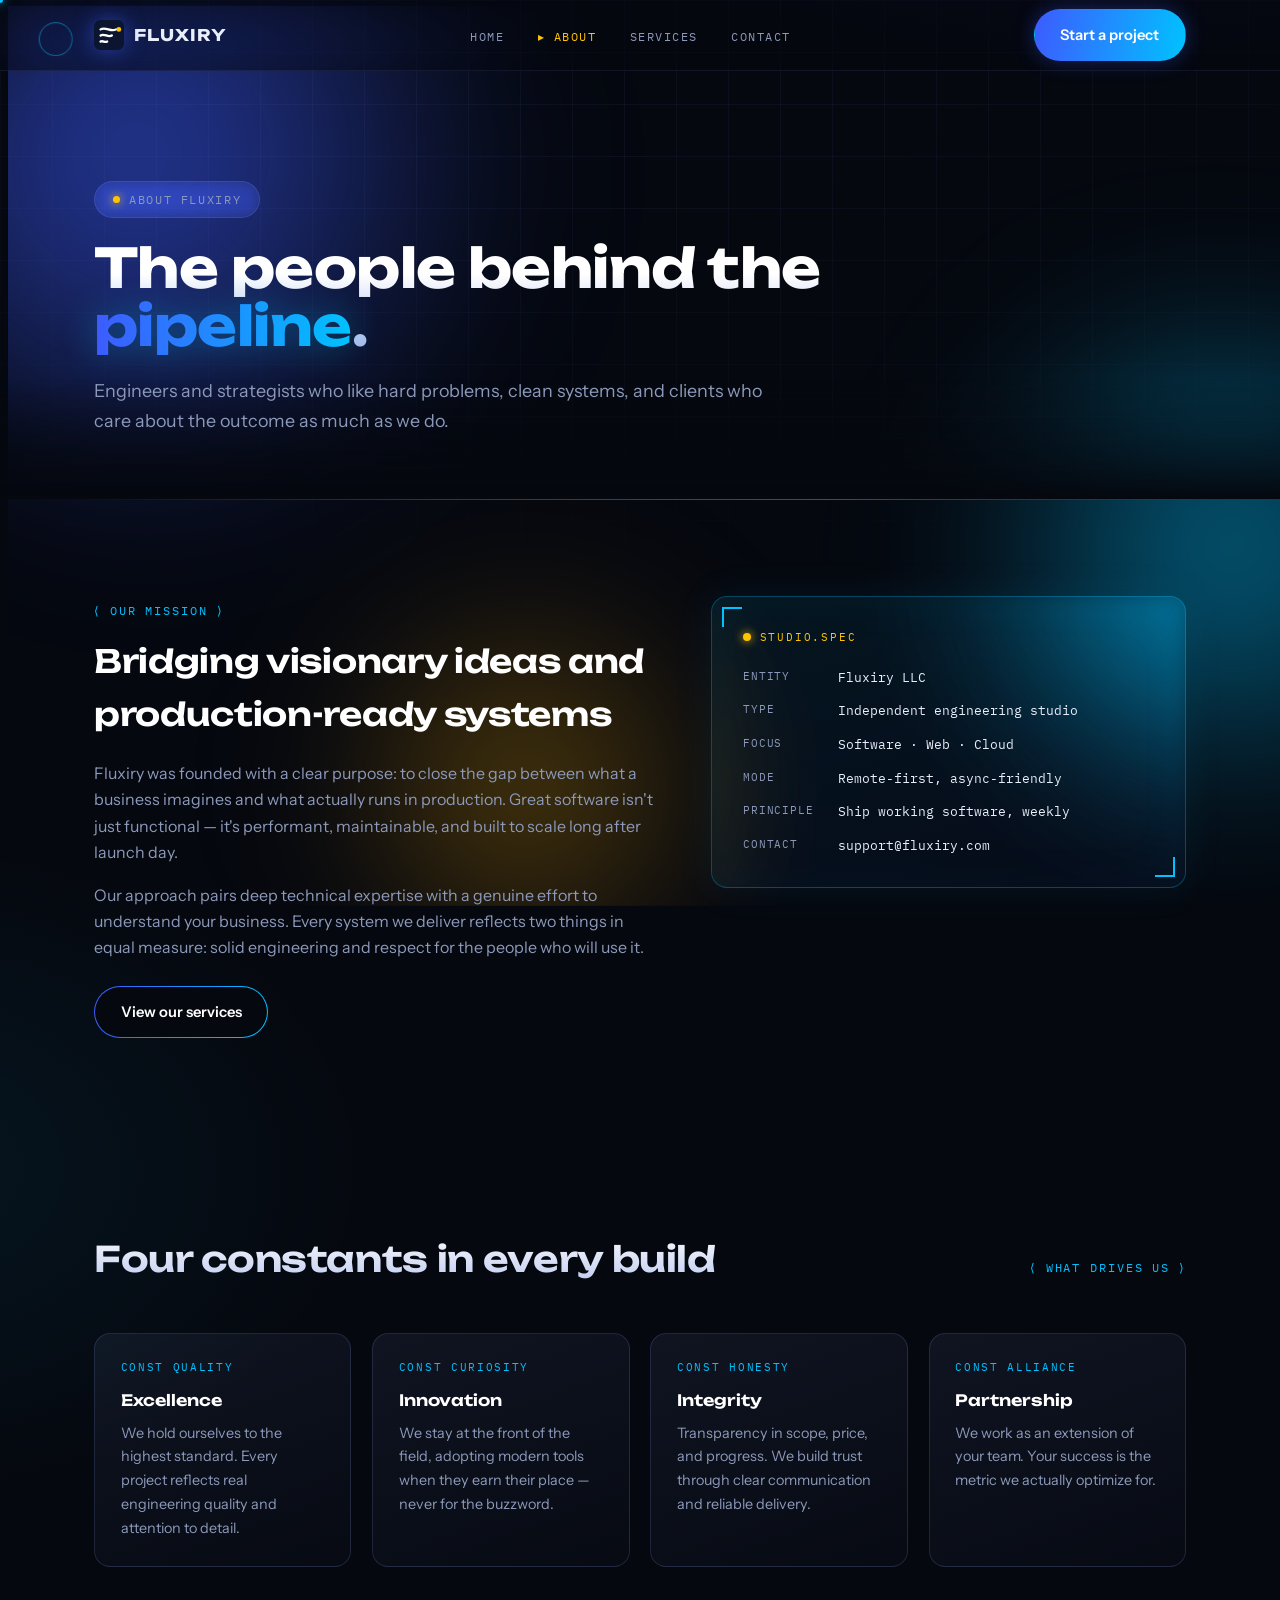
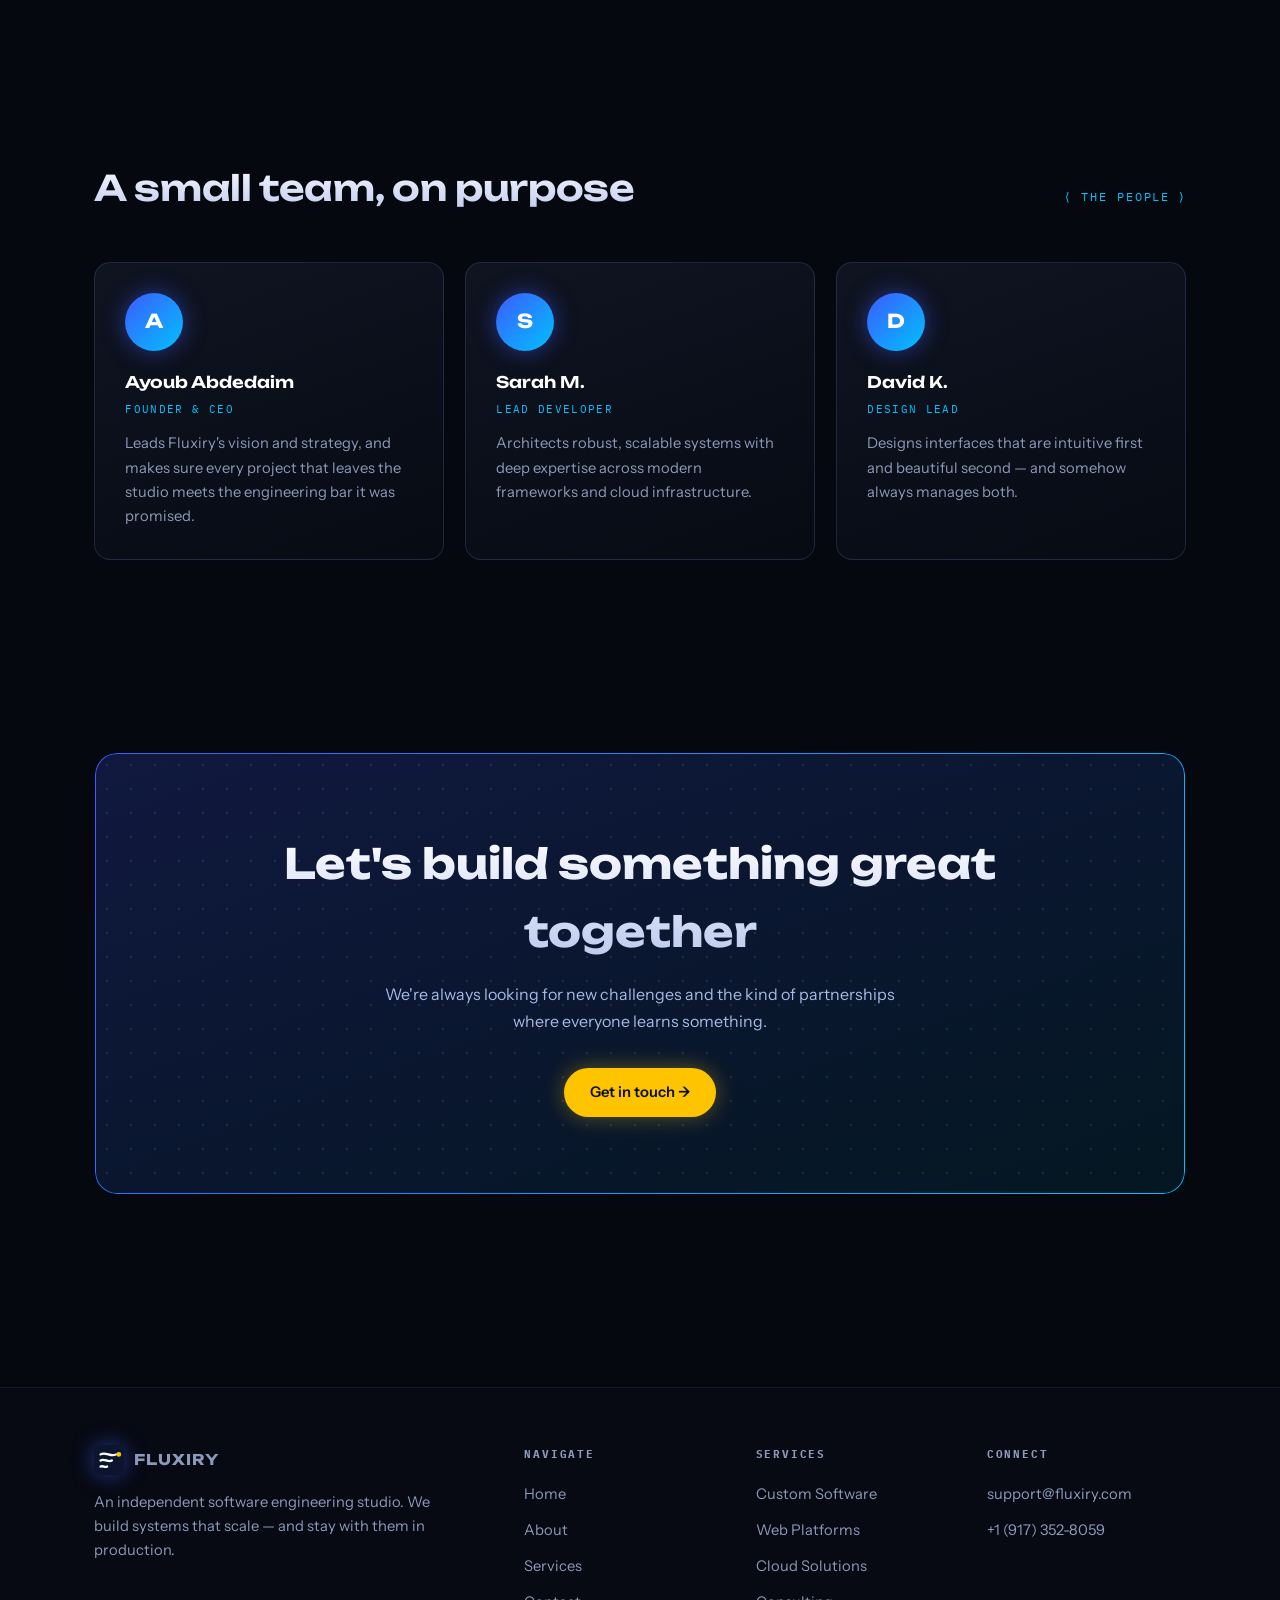
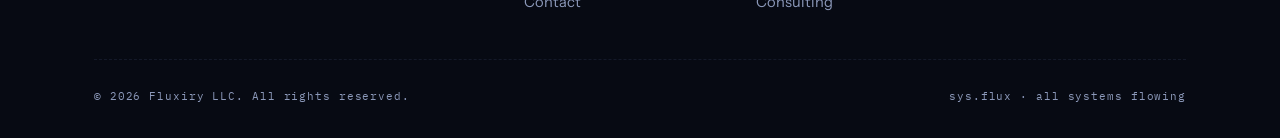
<file: about.html>
<!DOCTYPE html>
<html lang="en">
<head>
<meta charset="UTF-8">
<meta name="viewport" content="width=device-width, initial-scale=1.0">
<title>About — Fluxiry LLC</title>
<meta name="description" content="Meet Fluxiry — an independent software engineering studio. Our mission, values, and the people who write the code.">
<meta name="theme-color" content="#05080F">
<link rel="icon" href="favicon.svg" type="image/svg+xml">
<link rel="preconnect" href="https://fonts.googleapis.com">
<link rel="preconnect" href="https://fonts.gstatic.com" crossorigin>
<link href="https://fonts.googleapis.com/css2?family=Unbounded:wght@400;600;700&family=Instrument+Sans:ital,wght@0,400;0,500;0,600;1,400&family=IBM+Plex+Mono:wght@400;500&display=swap" rel="stylesheet">
<style>
:root{
  --void:#05080F;
  --panel:rgba(148,170,255,.045);
  --panel-strong:rgba(148,170,255,.08);
  --line:rgba(148,170,255,.16);
  --line-dim:rgba(148,170,255,.09);
  --ink:#E9EEFB;
  --dim:#8C99BA;
  --flux:#3D5BFF;
  --cyan:#00C2FF;
  --signal:#FFC400;
  --radius:16px;
  --display:'Unbounded', sans-serif;
  --body:'Instrument Sans', sans-serif;
  --mono:'IBM Plex Mono', monospace;
}
*{margin:0;padding:0;box-sizing:border-box}
html{scroll-behavior:smooth}
body{
  font-family:var(--body);
  background:
    radial-gradient(1100px 700px at 85% -10%, rgba(61,91,255,.16), transparent 60%),
    radial-gradient(900px 600px at -10% 35%, rgba(0,194,255,.08), transparent 55%),
    radial-gradient(800px 500px at 50% 110%, rgba(61,91,255,.10), transparent 60%),
    var(--void);
  color:var(--ink);
  line-height:1.65;
  overflow-x:hidden;
}
/* holographic grid overlay (sits above the ambient light layer) */
body::before{
  content:"";position:fixed;inset:0;pointer-events:none;z-index:1;
  background-image:
    linear-gradient(rgba(148,170,255,.05) 1px, transparent 1px),
    linear-gradient(90deg, rgba(148,170,255,.05) 1px, transparent 1px);
  background-size:52px 52px;
  -webkit-mask-image:radial-gradient(ellipse 90% 70% at 50% 0%, #000 30%, transparent 100%);
          mask-image:radial-gradient(ellipse 90% 70% at 50% 0%, #000 30%, transparent 100%);
}
main, header.site-head, footer.site{position:relative;z-index:1}
a{color:inherit;text-decoration:none}
a:focus-visible, button:focus-visible, input:focus-visible, textarea:focus-visible{
  outline:2px solid var(--cyan);outline-offset:3px;border-radius:4px;
}
::selection{background:var(--signal);color:#0A0F1E}
.wrap{max-width:1140px;margin:0 auto;padding:0 24px}

/* ---------- NAV ---------- */
header.site-head{
  position:sticky;top:0;z-index:60;
  background:rgba(5,8,15,.6);
  backdrop-filter:blur(16px) saturate(140%);
  -webkit-backdrop-filter:blur(16px) saturate(140%);
  border-bottom:1px solid var(--line-dim);
}
.nav{display:flex;align-items:center;justify-content:space-between;height:70px;gap:1rem}
.logo{font-family:var(--display);font-weight:700;font-size:1rem;letter-spacing:.06em;display:flex;align-items:center;gap:.65rem;color:var(--ink)}
.logo .mark{display:block;flex:none;filter:drop-shadow(0 0 10px rgba(61,91,255,.5))}
.logo .pkt{animation:pktpulse 2.4s ease-in-out infinite}
@keyframes pktpulse{0%,100%{opacity:1}50%{opacity:.35}}
nav ul{display:flex;gap:2.1rem;list-style:none;align-items:center}
nav ul a{font-family:var(--mono);font-size:.78rem;letter-spacing:.12em;text-transform:uppercase;color:var(--dim);transition:color .2s, text-shadow .2s;padding:.25rem 0}
nav ul a:hover{color:var(--ink);text-shadow:0 0 14px rgba(0,194,255,.6)}
nav ul a[aria-current="page"]{color:var(--signal)}
nav ul a[aria-current="page"]::before{content:"▸ ";color:var(--signal)}
.btn{
  display:inline-block;font-weight:600;font-size:.92rem;font-family:var(--body);
  padding:.78rem 1.6rem;border-radius:999px;cursor:pointer;position:relative;
  color:#fff;border:1px solid transparent;
  background:linear-gradient(var(--void),var(--void)) padding-box,
             linear-gradient(100deg,var(--flux),var(--cyan)) border-box;
  transition:transform .18s ease, box-shadow .25s ease;
}
.btn:hover{transform:translateY(-2px);box-shadow:0 0 24px rgba(61,91,255,.45), 0 0 60px rgba(0,194,255,.15)}
.btn.solid{
  background:linear-gradient(100deg,var(--flux),var(--cyan));
  box-shadow:0 0 20px rgba(61,91,255,.35);
}
.btn.solid:hover{box-shadow:0 0 32px rgba(61,91,255,.6), 0 0 80px rgba(0,194,255,.25)}
.btn.amber{background:var(--signal);color:#0A0F1E;border:none;box-shadow:0 0 22px rgba(255,196,0,.35)}
.btn.amber:hover{box-shadow:0 0 36px rgba(255,196,0,.6)}
.menu-toggle{display:none;background:none;border:none;font-family:var(--mono);font-size:.8rem;cursor:pointer;color:var(--ink)}

/* ---------- HERO ---------- */
.hero{position:relative;padding:110px 0 64px;overflow:hidden}
.hero.landing{min-height:88vh;display:flex;align-items:center}
#flux-canvas{position:absolute;inset:0;width:100%;height:100%;z-index:0}
.hero .wrap{position:relative;z-index:2}
.hero::after{ /* bottom fade into page */
  content:"";position:absolute;left:0;right:0;bottom:0;height:120px;z-index:1;pointer-events:none;
  background:linear-gradient(transparent, var(--void));
}
.boot{
  font-family:var(--mono);font-size:.78rem;letter-spacing:.1em;color:var(--cyan);
  min-height:1.4em;margin-bottom:1.1rem;text-transform:lowercase;
}
.boot .caret{display:inline-block;width:8px;height:1em;background:var(--cyan);vertical-align:-2px;margin-left:2px;animation:blink 1s steps(1) infinite}
@keyframes blink{50%{opacity:0}}
.eyebrow{
  display:inline-flex;align-items:center;gap:.6rem;
  font-family:var(--mono);font-size:.72rem;letter-spacing:.14em;text-transform:uppercase;
  color:var(--dim);
  border:1px solid var(--line);border-radius:999px;padding:.5rem 1.1rem;
  background:var(--panel);backdrop-filter:blur(8px);
}
.eyebrow .dot{width:7px;height:7px;border-radius:50%;background:var(--signal);box-shadow:0 0 10px var(--signal);animation:pktpulse 2s ease-in-out infinite}
h1{
  font-family:var(--display);font-weight:700;
  font-size:clamp(2.3rem, 5.8vw, 4.6rem);
  line-height:1.07;letter-spacing:-.01em;
  margin:1.3rem 0 1.3rem;max-width:16ch;
  background:linear-gradient(180deg,#FFFFFF 30%, #9DB2E8);
  -webkit-background-clip:text;background-clip:text;-webkit-text-fill-color:transparent;
}
.page-hero h1{font-size:clamp(1.9rem,4.6vw,3.4rem)}
h1 .flow{
  background:linear-gradient(90deg,var(--flux),var(--cyan),var(--flux));
  background-size:200% 100%;
  -webkit-background-clip:text;background-clip:text;-webkit-text-fill-color:transparent;
  animation:shimmer 5s linear infinite;
  filter:drop-shadow(0 0 18px rgba(0,194,255,.35));
}
@keyframes shimmer{to{background-position:200% 0}}
p.lede{max-width:56ch;font-size:1.12rem;color:var(--dim)}
.hero-cta{display:flex;gap:1rem;margin-top:2.2rem;flex-wrap:wrap}

/* telemetry strip */
.telemetry{
  display:flex;gap:2rem;flex-wrap:wrap;margin-top:3rem;
  font-family:var(--mono);font-size:.72rem;letter-spacing:.1em;text-transform:uppercase;color:var(--dim);
  border-top:1px solid var(--line-dim);padding-top:1.1rem;
}
.telemetry b{color:var(--cyan);font-weight:500}
.telemetry .ok{color:#37E08D}
.telemetry .amber{color:var(--signal)}

/* ---------- SECTIONS ---------- */
section{padding:96px 0;position:relative}
.sec-head{display:flex;align-items:baseline;justify-content:space-between;gap:1rem;flex-wrap:wrap;margin-bottom:2.8rem}
.sec-head h2{
  font-family:var(--display);font-weight:600;font-size:clamp(1.5rem,3vw,2.2rem);letter-spacing:-.01em;max-width:26ch;
  background:linear-gradient(180deg,#fff,#B9C6EE);-webkit-background-clip:text;background-clip:text;-webkit-text-fill-color:transparent;
}
.tag{font-family:var(--mono);font-size:.74rem;letter-spacing:.16em;text-transform:uppercase;color:var(--cyan)}
.tag::before{content:"⟨ "}.tag::after{content:" ⟩"}
.hr-glow{height:1px;border:none;background:linear-gradient(90deg,transparent,var(--flux),var(--cyan),transparent);opacity:.5;margin:0 auto;max-width:1140px}

/* ---------- HUD PANELS / MODULES ---------- */
.modules{display:grid;grid-template-columns:repeat(3,1fr);gap:1.3rem;perspective:1200px}
.modules.two-col{grid-template-columns:repeat(2,1fr)}
.module{
  position:relative;border-radius:var(--radius);padding:1.9rem;
  background:linear-gradient(160deg, var(--panel-strong), rgba(148,170,255,.02));
  border:1px solid var(--line);
  backdrop-filter:blur(10px);
  transition:transform .25s ease, border-color .25s, box-shadow .3s;
  transform-style:preserve-3d;will-change:transform;
}
.module:hover{border-color:rgba(0,194,255,.5);box-shadow:0 0 0 1px rgba(0,194,255,.2), 0 20px 50px rgba(0,0,0,.5), 0 0 40px rgba(61,91,255,.15)}
/* HUD corner brackets */
.module::before,.module::after{content:"";position:absolute;width:16px;height:16px;transition:all .25s}
.module::before{top:10px;left:10px;border-top:2px solid var(--cyan);border-left:2px solid var(--cyan);opacity:.55}
.module::after{bottom:10px;right:10px;border-bottom:2px solid var(--cyan);border-right:2px solid var(--cyan);opacity:.55}
.module:hover::before,.module:hover::after{width:24px;height:24px;opacity:1;filter:drop-shadow(0 0 6px var(--cyan))}
.module .port{
  width:46px;height:46px;border-radius:12px;display:grid;place-items:center;margin-bottom:1.2rem;
  background:rgba(61,91,255,.15);border:1px solid rgba(61,91,255,.4);color:var(--cyan);
  box-shadow:inset 0 0 18px rgba(61,91,255,.25);
}
.module:hover .port{color:var(--signal);border-color:rgba(255,196,0,.5);box-shadow:inset 0 0 18px rgba(255,196,0,.2), 0 0 14px rgba(255,196,0,.2)}
.module h3{font-family:var(--display);font-weight:600;font-size:1rem;margin-bottom:.6rem;color:#fff}
.module p{color:var(--dim);font-size:.95rem}
.module .io{
  margin-top:1.4rem;padding-top:1rem;border-top:1px dashed var(--line);
  font-family:var(--mono);font-size:.7rem;color:var(--dim);letter-spacing:.06em;
}
.module .io b{color:var(--cyan);font-weight:500}
.module .code{position:absolute;top:1.2rem;right:1.3rem;font-family:var(--mono);font-size:.68rem;letter-spacing:.14em;color:var(--dim);opacity:.6}
.module:hover .code{color:var(--signal);opacity:1;text-shadow:0 0 10px rgba(255,196,0,.5)}

/* ---------- PIPELINE ---------- */
.pipeline{position:relative;margin-top:1rem}
.pipeline::before{
  content:"";position:absolute;left:22px;top:10px;bottom:10px;width:2px;
  background:linear-gradient(var(--flux),var(--cyan));
  box-shadow:0 0 14px rgba(61,91,255,.6);
}
.stage{display:grid;grid-template-columns:46px 1fr;gap:1.5rem;padding:1.35rem 0;align-items:start}
.stage .node{
  width:46px;height:46px;border-radius:50%;
  background:var(--void);border:1px solid var(--cyan);
  display:grid;place-items:center;font-family:var(--mono);font-size:.78rem;color:var(--cyan);
  position:relative;z-index:1;box-shadow:0 0 16px rgba(0,194,255,.35), inset 0 0 12px rgba(0,194,255,.15);
  transition:all .25s;
}
.stage:hover .node{background:var(--signal);color:#0A0F1E;border-color:var(--signal);box-shadow:0 0 24px rgba(255,196,0,.6)}
.stage h3{font-family:var(--display);font-weight:600;font-size:1rem;margin-bottom:.25rem;color:#fff}
.stage p{color:var(--dim);max-width:64ch}
.stage .meta{font-family:var(--mono);font-size:.7rem;color:var(--cyan);letter-spacing:.14em;text-transform:uppercase}

/* ---------- STEPS (services) ---------- */
.steps{display:grid;grid-template-columns:repeat(4,1fr);gap:1.3rem}
.step{
  background:linear-gradient(160deg, var(--panel-strong), rgba(148,170,255,.02));
  border:1px solid var(--line);border-radius:var(--radius);padding:1.7rem;position:relative;
  backdrop-filter:blur(10px);transition:border-color .25s, box-shadow .25s, transform .25s;
}
.step:hover{border-color:rgba(0,194,255,.5);transform:translateY(-4px);box-shadow:0 16px 40px rgba(0,0,0,.45)}
.step::after{content:"⟶";position:absolute;right:-1.15rem;top:50%;transform:translateY(-50%);color:var(--cyan);font-size:1rem;z-index:1;text-shadow:0 0 12px rgba(0,194,255,.8)}
.step:last-child::after{content:none}
.step .num{
  font-family:var(--mono);font-size:.7rem;letter-spacing:.12em;color:var(--cyan);
  border:1px solid rgba(0,194,255,.4);border-radius:999px;padding:.32rem .8rem;display:inline-block;margin-bottom:1rem;
  background:rgba(0,194,255,.07);
}
.step:hover .num{color:var(--signal);border-color:rgba(255,196,0,.5);background:rgba(255,196,0,.08)}
.step h3{font-family:var(--display);font-weight:600;font-size:.95rem;margin-bottom:.45rem;color:#fff}
.step p{color:var(--dim);font-size:.9rem}

/* ---------- TICKER ---------- */
.ticker-zone{border-top:1px solid var(--line);border-bottom:1px solid var(--line);padding:1.15rem 0;overflow:hidden;background:rgba(148,170,255,.03);backdrop-filter:blur(6px)}
.ticker{display:flex;gap:3.2rem;width:max-content;animation:scroll 30s linear infinite}
.ticker-zone:hover .ticker{animation-play-state:paused}
@keyframes scroll{to{transform:translateX(-50%)}}
.ticker span{font-family:var(--mono);font-size:.88rem;letter-spacing:.08em;color:var(--dim);white-space:nowrap}
.ticker span::before{content:"◆";color:var(--signal);margin-right:3.2rem;text-shadow:0 0 10px rgba(255,196,0,.6)}

/* ---------- FACTS ---------- */
.facts{display:grid;grid-template-columns:repeat(4,1fr);gap:1.3rem}
.fact{
  border-left:2px solid var(--flux);padding:.4rem 0 .4rem 1.2rem;position:relative;
  box-shadow:-1px 0 0 rgba(61,91,255,.0);
}
.fact::before{content:"";position:absolute;left:-2px;top:0;height:100%;width:2px;background:linear-gradient(var(--flux),var(--cyan));box-shadow:0 0 12px rgba(61,91,255,.6)}
.fact b{font-family:var(--display);font-weight:600;font-size:1.02rem;display:block;margin-bottom:.3rem;color:#fff}
.fact span{color:var(--dim);font-size:.92rem}

/* ---------- NOTES ---------- */
.notes{display:grid;grid-template-columns:repeat(3,1fr);gap:1.3rem}
.note{
  background:linear-gradient(160deg, rgba(61,91,255,.12), rgba(61,91,255,.03));
  border:1px solid var(--line);border-radius:var(--radius);
  padding:1.9rem;display:flex;flex-direction:column;gap:1.4rem;position:relative;backdrop-filter:blur(10px);
  transition:border-color .25s, box-shadow .25s;
}
.note:hover{border-color:rgba(0,194,255,.45);box-shadow:0 16px 40px rgba(0,0,0,.45)}
.note::before{content:"";position:absolute;top:14px;left:14px;width:8px;height:8px;border-radius:50%;background:var(--signal);box-shadow:0 0 12px var(--signal)}
.note blockquote{font-size:.97rem;line-height:1.7;color:#C8D3F0;font-style:italic}
.note footer{font-family:var(--mono);font-size:.72rem;letter-spacing:.08em;color:var(--dim);text-transform:uppercase}
.note footer b{display:block;color:var(--signal);font-weight:500;margin-bottom:.15rem}

/* ---------- ABOUT ---------- */
.split{display:grid;grid-template-columns:1.2fr 1fr;gap:3rem;align-items:start}
.split h2{font-family:var(--display);font-weight:600;font-size:clamp(1.4rem,2.8vw,2rem);margin:0.8rem 0 1.2rem;letter-spacing:-.01em;color:#fff}
.split p{color:var(--dim);margin-bottom:1rem}
.spec{
  position:relative;border-radius:var(--radius);padding:1.9rem;
  background:linear-gradient(160deg, rgba(0,194,255,.08), rgba(61,91,255,.04));
  border:1px solid rgba(0,194,255,.3);
  font-family:var(--mono);font-size:.82rem;backdrop-filter:blur(10px);
  box-shadow:0 0 40px rgba(0,194,255,.08), inset 0 0 60px rgba(0,194,255,.04);
}
.spec::before,.spec::after{content:"";position:absolute;width:18px;height:18px}
.spec::before{top:10px;left:10px;border-top:2px solid var(--cyan);border-left:2px solid var(--cyan)}
.spec::after{bottom:10px;right:10px;border-bottom:2px solid var(--cyan);border-right:2px solid var(--cyan)}
.spec .spec-title{color:var(--signal);letter-spacing:.16em;text-transform:uppercase;font-size:.7rem;margin-bottom:1.3rem;display:flex;align-items:center;gap:.55rem}
.spec .spec-title::before{content:"";width:8px;height:8px;border-radius:50%;background:var(--signal);box-shadow:0 0 10px var(--signal)}
.spec dl{display:grid;grid-template-columns:auto 1fr;gap:.75rem 1.5rem}
.spec dt{color:var(--dim);text-transform:uppercase;letter-spacing:.08em;font-size:.7rem}
.spec dd{color:var(--ink)}

.values{display:grid;grid-template-columns:repeat(4,1fr);gap:1.3rem}
.value{
  background:linear-gradient(160deg, var(--panel-strong), rgba(148,170,255,.02));
  border:1px solid var(--line);border-radius:var(--radius);padding:1.6rem;
  backdrop-filter:blur(10px);transition:border-color .25s, transform .25s, box-shadow .25s;
}
.value:hover{border-color:rgba(0,194,255,.5);transform:translateY(-4px);box-shadow:0 16px 40px rgba(0,0,0,.45)}
.value .kw{font-family:var(--mono);font-size:.66rem;letter-spacing:.16em;text-transform:uppercase;color:var(--cyan);display:block;margin-bottom:.7rem}
.value h3{font-family:var(--display);font-weight:600;font-size:.98rem;margin-bottom:.5rem;color:#fff}
.value p{color:var(--dim);font-size:.9rem}

.team{display:grid;grid-template-columns:repeat(3,1fr);gap:1.3rem}
.person{
  background:linear-gradient(160deg, var(--panel-strong), rgba(148,170,255,.02));
  border:1px solid var(--line);border-radius:var(--radius);padding:1.9rem;
  backdrop-filter:blur(10px);transition:border-color .25s, transform .25s, box-shadow .25s;
}
.person:hover{border-color:rgba(0,194,255,.5);transform:translateY(-4px);box-shadow:0 16px 40px rgba(0,0,0,.45)}
.avatar{
  width:58px;height:58px;border-radius:50%;display:grid;place-items:center;margin-bottom:1.1rem;
  font-family:var(--display);font-weight:700;font-size:1.2rem;color:#fff;
  background:linear-gradient(135deg,var(--flux),var(--cyan));
  box-shadow:0 0 22px rgba(61,91,255,.5);
}
.person:hover .avatar{box-shadow:0 0 30px rgba(0,194,255,.7)}
.person h3{font-family:var(--display);font-weight:600;font-size:1rem;color:#fff}
.person .role{font-family:var(--mono);font-size:.7rem;letter-spacing:.12em;text-transform:uppercase;color:var(--cyan);display:block;margin:.3rem 0 .8rem}
.person p{color:var(--dim);font-size:.92rem}

/* ---------- CONTACT ---------- */
.contact-grid{display:grid;grid-template-columns:1fr 1.3fr;gap:3rem;align-items:start}
.channel{display:grid;grid-template-columns:46px 1fr;gap:1.15rem;padding:1.15rem 0;border-bottom:1px dashed var(--line-dim);align-items:start}
.channel:last-of-type{border-bottom:none}
.channel .port{
  width:46px;height:46px;border-radius:12px;display:grid;place-items:center;
  background:rgba(61,91,255,.15);border:1px solid rgba(61,91,255,.4);color:var(--cyan);
  box-shadow:inset 0 0 18px rgba(61,91,255,.25);
}
.channel h3{font-family:var(--mono);font-size:.68rem;letter-spacing:.14em;text-transform:uppercase;color:var(--dim);font-weight:500;margin-bottom:.2rem}
.channel p,.channel a{font-size:1rem;font-weight:500;color:var(--ink)}
.channel a:hover{color:var(--cyan);text-shadow:0 0 12px rgba(0,194,255,.6)}
.form-card{
  position:relative;border-radius:var(--radius);padding:2.1rem;
  background:linear-gradient(160deg, var(--panel-strong), rgba(148,170,255,.02));
  border:1px solid var(--line);backdrop-filter:blur(12px);
}
.form-card::before{content:"";position:absolute;top:10px;left:10px;width:18px;height:18px;border-top:2px solid var(--cyan);border-left:2px solid var(--cyan)}
.form-card::after{content:"";position:absolute;bottom:10px;right:10px;width:18px;height:18px;border-bottom:2px solid var(--cyan);border-right:2px solid var(--cyan)}
.form-badge{
  position:absolute;top:-0.85rem;left:1.5rem;
  background:var(--signal);color:#0A0F1E;font-family:var(--mono);font-size:.66rem;
  letter-spacing:.14em;text-transform:uppercase;padding:.3rem .8rem;border-radius:6px;
  box-shadow:0 0 18px rgba(255,196,0,.5);
}
.form-row{display:grid;grid-template-columns:1fr 1fr;gap:1rem}
.field{margin-bottom:1.15rem}
.field label{display:block;font-family:var(--mono);font-size:.66rem;letter-spacing:.14em;text-transform:uppercase;color:var(--dim);margin-bottom:.45rem}
.field input,.field textarea{
  width:100%;font-family:var(--body);font-size:.96rem;color:var(--ink);
  background:rgba(5,8,15,.6);border:1px solid var(--line);border-radius:10px;
  padding:.8rem .95rem;transition:border-color .2s, box-shadow .2s;
}
.field input:focus,.field textarea:focus{border-color:var(--cyan);outline:none;box-shadow:0 0 0 3px rgba(0,194,255,.15), 0 0 18px rgba(0,194,255,.15)}
.field textarea{resize:vertical;min-height:135px}
.form-note{font-family:var(--mono);font-size:.68rem;color:var(--dim);margin-top:1rem;letter-spacing:.06em}

/* ---------- CTA BAND ---------- */
.cta-band{
  position:relative;border-radius:22px;text-align:center;overflow:hidden;
  padding:clamp(2.6rem,6vw,4.8rem);
  background:linear-gradient(160deg, rgba(61,91,255,.2), rgba(0,194,255,.08));
  border:1px solid transparent;
  background-clip:padding-box;
}
.cta-band::before{
  content:"";position:absolute;inset:0;border-radius:22px;padding:1px;pointer-events:none;
  background:linear-gradient(120deg,var(--flux),var(--cyan),var(--signal),var(--flux));
  background-size:300% 300%;animation:borderflow 8s linear infinite;
  -webkit-mask:linear-gradient(#000 0 0) content-box, linear-gradient(#000 0 0);
  -webkit-mask-composite:xor;mask-composite:exclude;
}
@keyframes borderflow{to{background-position:300% 0}}
.cta-band::after{
  content:"";position:absolute;inset:0;pointer-events:none;
  background-image:radial-gradient(circle, rgba(255,255,255,.1) 1px, transparent 1px);
  background-size:24px 24px;
}
.cta-band h2{
  font-family:var(--display);font-weight:700;font-size:clamp(1.6rem,4vw,2.6rem);margin-bottom:.9rem;position:relative;z-index:1;
  background:linear-gradient(180deg,#fff,#B9C6EE);-webkit-background-clip:text;background-clip:text;-webkit-text-fill-color:transparent;
}
.cta-band p{color:#A9B8E6;max-width:48ch;margin:0 auto 2.1rem;position:relative;z-index:1}
.cta-band .btn{position:relative;z-index:1}

/* ---------- FOOTER ---------- */
footer.site{border-top:1px solid var(--line-dim);margin-top:96px;padding:3.6rem 0 2rem;background:rgba(148,170,255,.02)}
.foot-grid{display:grid;grid-template-columns:2fr 1fr 1fr 1fr;gap:2rem;margin-bottom:2.8rem}
.foot-grid h4{font-family:var(--mono);font-size:.7rem;letter-spacing:.16em;text-transform:uppercase;color:var(--dim);margin-bottom:1rem}
.foot-grid ul{list-style:none;display:flex;flex-direction:column;gap:.6rem}
.foot-grid a{font-size:.92rem;color:var(--dim);transition:color .2s, text-shadow .2s}
.foot-grid a:hover{color:var(--cyan);text-shadow:0 0 12px rgba(0,194,255,.5)}
.foot-grid p{color:var(--dim);font-size:.92rem;max-width:34ch;margin-top:.9rem}
.legal{display:flex;justify-content:space-between;gap:1rem;flex-wrap:wrap;padding-top:1.7rem;border-top:1px dashed var(--line-dim);font-family:var(--mono);font-size:.7rem;color:var(--dim);letter-spacing:.08em}

/* ---------- SCROLL PROGRESS BEAM ---------- */
.progress{
  position:fixed;top:0;left:0;right:0;height:3px;z-index:80;pointer-events:none;
  background:linear-gradient(90deg,var(--flux),var(--cyan),var(--signal));
  transform-origin:0 50%;transform:scaleX(0);
  box-shadow:0 0 14px rgba(0,194,255,.7);
}

/* ---------- AMBIENT LIGHT LAYER (behind everything) ---------- */
.ambient{
  position:fixed;inset:0;z-index:0;pointer-events:none;overflow:hidden;
  will-change:transform;
}
.orb{
  position:absolute;border-radius:50%;
  mix-blend-mode:screen;filter:blur(80px);
  will-change:transform;
}
.orb.o1{
  width:min(58vw,640px);height:min(58vw,640px);
  background:radial-gradient(circle at 40% 40%, rgba(61,91,255,.65), rgba(61,91,255,.18) 50%, transparent 72%);
  top:-12%;left:-10%;
  animation:drift1 30s ease-in-out infinite;
}
.orb.o2{
  width:min(48vw,520px);height:min(48vw,520px);
  background:radial-gradient(circle at 55% 45%, rgba(0,194,255,.55), rgba(0,194,255,.14) 50%, transparent 72%);
  top:34%;right:-14%;
  animation:drift2 38s ease-in-out infinite;
}
.orb.o3{
  width:min(40vw,420px);height:min(40vw,420px);
  background:radial-gradient(circle at 50% 50%, rgba(255,196,0,.38), rgba(255,140,0,.10) 50%, transparent 72%);
  bottom:-10%;left:24%;
  animation:drift3 44s ease-in-out infinite;
}
@keyframes drift1{
  0%,100%{transform:translate(0,0) scale(1)}
  33%{transform:translate(14vw,12vh) scale(1.18)}
  66%{transform:translate(4vw,22vh) scale(.92)}
}
@keyframes drift2{
  0%,100%{transform:translate(0,0) scale(1)}
  33%{transform:translate(-12vw,-14vh) scale(1.12)}
  66%{transform:translate(-18vw,6vh) scale(1.25)}
}
@keyframes drift3{
  0%,100%{transform:translate(0,0) scale(1)}
  33%{transform:translate(10vw,-16vh) scale(1.22)}
  66%{transform:translate(-8vw,-6vh) scale(.95)}
}
@media (prefers-reduced-motion: reduce){
  .orb{animation:none}
}

/* ---------- CARD GLARE (follows cursor) ---------- */
.glare{
  position:absolute;inset:0;border-radius:inherit;pointer-events:none;opacity:0;
  background:radial-gradient(300px circle at var(--mx,50%) var(--my,50%), rgba(0,194,255,.16), transparent 60%);
  transition:opacity .3s;
}
.module:hover .glare,.value:hover .glare,.person:hover .glare,.note:hover .glare,.step:hover .glare,.form-card:hover .glare{opacity:1}

/* ---------- ENTRANCE ORCHESTRATION ---------- */
body{animation:pagein .6s ease both}
@keyframes pagein{from{opacity:0}to{opacity:1}}
.hero .eyebrow,.hero h1,.hero p.lede,.hero .hero-cta,.hero .telemetry{animation:rise .85s cubic-bezier(.2,.7,.2,1) both}
.hero .eyebrow{animation-delay:.15s}
.hero h1{animation-delay:.3s}
.hero p.lede{animation-delay:.45s}
.hero .hero-cta{animation-delay:.6s}
.hero .telemetry{animation-delay:.8s}
@keyframes rise{from{opacity:0;transform:translateY(34px)}to{opacity:1;transform:none}}

/* ---------- LEVITATION (spec card, avatars) ---------- */
.spec{animation:levitate 7s ease-in-out infinite}
@keyframes levitate{0%,100%{transform:translateY(0) rotate(0deg)}50%{transform:translateY(-10px) rotate(.4deg)}}
.avatar{animation:avfloat 5s ease-in-out infinite}
@keyframes avfloat{0%,100%{transform:translateY(0)}50%{transform:translateY(-5px)}}
.person:nth-child(2) .avatar{animation-delay:1.2s}
.person:nth-child(3) .avatar{animation-delay:2.4s}

/* ---------- 3D scene hint ---------- */
.scene-hint{
  position:absolute;bottom:26px;left:50%;transform:translateX(-50%);z-index:2;
  font-family:var(--mono);font-size:.64rem;letter-spacing:.2em;text-transform:uppercase;color:var(--dim);
  display:flex;align-items:center;gap:.5rem;opacity:.7;animation:rise 1s 1.2s both;
}
.scene-hint::after{content:"";width:1px;height:26px;background:linear-gradient(var(--cyan),transparent);animation:dropline 1.8s ease-in-out infinite}
@keyframes dropline{0%{transform:scaleY(0);transform-origin:top}50%{transform:scaleY(1);transform-origin:top}51%{transform-origin:bottom}100%{transform:scaleY(0);transform-origin:bottom}}

/* ---------- CURSOR ---------- */
.cursor-dot,.cursor-ring{position:fixed;top:0;left:0;pointer-events:none;z-index:9999;border-radius:50%;mix-blend-mode:screen}
.cursor-dot{width:6px;height:6px;background:var(--cyan);box-shadow:0 0 10px var(--cyan)}
.cursor-ring{width:34px;height:34px;border:1px solid rgba(0,194,255,.5);transition:width .2s,height .2s,border-color .2s}
body.cursor-on, body.cursor-on a, body.cursor-on button{cursor:none}
@media (pointer:coarse){.cursor-dot,.cursor-ring{display:none}}

/* ---------- REVEALS ---------- */
.reveal{opacity:0;transform:translateY(22px);transition:opacity .7s ease, transform .7s ease}
.reveal.in{opacity:1;transform:none}

@media (prefers-reduced-motion: reduce){
  *,*::before,*::after{animation:none!important;transition:none!important}
  .reveal{opacity:1;transform:none}
  html{scroll-behavior:auto}
  .cursor-dot,.cursor-ring{display:none}
}

/* ---------- RESPONSIVE ---------- */
@media(max-width:920px){
  .modules,.modules.two-col,.notes,.team{grid-template-columns:1fr 1fr}
  .facts,.values{grid-template-columns:1fr 1fr}
  .steps{grid-template-columns:1fr 1fr}
  .step::after{content:none}
  .split,.contact-grid{grid-template-columns:1fr}
  .foot-grid{grid-template-columns:1fr 1fr}
}
@media(max-width:640px){
  nav ul{
    display:none;position:absolute;top:70px;left:0;right:0;
    background:rgba(5,8,15,.96);border-bottom:1px solid var(--line);
    flex-direction:column;padding:1.3rem 24px;gap:1.15rem;align-items:flex-start;backdrop-filter:blur(20px);
  }
  nav ul.open{display:flex}
  .menu-toggle{display:block}
  .nav > .btn{display:none}
  .modules,.modules.two-col,.notes,.team,.steps,.values,.facts{grid-template-columns:1fr}
  .form-row{grid-template-columns:1fr}
  section{padding:68px 0}
  .hero{padding-top:72px}
  .hero.landing{min-height:auto;padding:84px 0 56px}
  .telemetry{gap:1.1rem}
}
</style>
</head>
<body>
<div class="ambient" id="ambient" aria-hidden="true">
  <div class="orb o1"></div>
  <div class="orb o2"></div>
  <div class="orb o3"></div>
</div>
<header class="site-head">
  <div class="wrap nav">
    <a class="logo" href="index.html"><svg class="mark" width="30" height="30" viewBox="0 0 64 64" aria-hidden="true">
        <rect width="64" height="64" rx="14" fill="#0B1530"/>
        <g fill="none" stroke="#FFFFFF" stroke-width="5" stroke-linecap="round">
          <path d="M14 20 C 25 13, 36 27, 47 20"/>
          <path d="M14 33 C 22 28, 30 38, 38 33"/>
          <path d="M14 46 C 19 43, 23 49, 28 46"/>
        </g>
        <circle class="pkt" cx="53" cy="20" r="5" fill="#FFC400"/>
      </svg>FLUXIRY</a>
    <nav aria-label="Main">
      <ul id="menu">
        <li><a href="index.html">Home</a></li>
        <li><a href="about.html" aria-current="page">About</a></li>
        <li><a href="services.html">Services</a></li>
        <li><a href="contact.html">Contact</a></li>
      </ul>
    </nav>
    <a class="btn solid" href="contact.html">Start a project</a>
    <button class="menu-toggle" id="menuBtn" aria-expanded="false" aria-controls="menu">[ menu ]</button>
  </div>
</header>
<main>
  <section class="hero page-hero">
    <div class="wrap">
      <span class="eyebrow"><span class="dot" aria-hidden="true"></span>About Fluxiry</span>
      <h1>The people behind the <span class="flow">pipeline</span>.</h1>
      <p class="lede">Engineers and strategists who like hard problems, clean systems, and clients who care about the outcome as much as we do.</p>
    </div>
  </section>

  <hr class="hr-glow">

  <section>
    <div class="wrap">
      <div class="split">
        <div class="reveal">
          <span class="tag">our mission</span>
          <h2>Bridging visionary ideas and production-ready systems</h2>
          <p>Fluxiry was founded with a clear purpose: to close the gap between what a business imagines and what actually runs in production. Great software isn't just functional — it's performant, maintainable, and built to scale long after launch day.</p>
          <p>Our approach pairs deep technical expertise with a genuine effort to understand your business. Every system we deliver reflects two things in equal measure: solid engineering and respect for the people who will use it.</p>
          <a class="btn" href="services.html" style="margin-top:.6rem">View our services</a>
        </div>
        <aside class="spec reveal" aria-label="Studio facts">
          <div class="spec-title">studio.spec</div>
          <dl>
            <dt>Entity</dt><dd>Fluxiry LLC</dd>
            <dt>Type</dt><dd>Independent engineering studio</dd>
            <dt>Focus</dt><dd>Software · Web · Cloud</dd>
            <dt>Mode</dt><dd>Remote-first, async-friendly</dd>
            <dt>Principle</dt><dd>Ship working software, weekly</dd>
            <dt>Contact</dt><dd>support@fluxiry.com</dd>
          </dl>
        </aside>
      </div>
    </div>
  </section>

  <section>
    <div class="wrap">
      <div class="sec-head reveal">
        <h2>Four constants in every build</h2>
        <span class="tag">what drives us</span>
      </div>
      <div class="values">
        <article class="value reveal">
          <span class="kw">const QUALITY</span>
          <h3>Excellence</h3>
          <p>We hold ourselves to the highest standard. Every project reflects real engineering quality and attention to detail.</p>
        </article>
        <article class="value reveal">
          <span class="kw">const CURIOSITY</span>
          <h3>Innovation</h3>
          <p>We stay at the front of the field, adopting modern tools when they earn their place — never for the buzzword.</p>
        </article>
        <article class="value reveal">
          <span class="kw">const HONESTY</span>
          <h3>Integrity</h3>
          <p>Transparency in scope, price, and progress. We build trust through clear communication and reliable delivery.</p>
        </article>
        <article class="value reveal">
          <span class="kw">const ALLIANCE</span>
          <h3>Partnership</h3>
          <p>We work as an extension of your team. Your success is the metric we actually optimize for.</p>
        </article>
      </div>
    </div>
  </section>

  <section>
    <div class="wrap">
      <div class="sec-head reveal">
        <h2>A small team, on purpose</h2>
        <span class="tag">the people</span>
      </div>
      <div class="team">
        <article class="person reveal">
          <div class="avatar" aria-hidden="true">A</div>
          <h3>Ayoub Abdedaim</h3>
          <span class="role">Founder & CEO</span>
          <p>Leads Fluxiry's vision and strategy, and makes sure every project that leaves the studio meets the engineering bar it was promised.</p>
        </article>
        <article class="person reveal">
          <div class="avatar" aria-hidden="true">S</div>
          <h3>Sarah M.</h3>
          <span class="role">Lead Developer</span>
          <p>Architects robust, scalable systems with deep expertise across modern frameworks and cloud infrastructure.</p>
        </article>
        <article class="person reveal">
          <div class="avatar" aria-hidden="true">D</div>
          <h3>David K.</h3>
          <span class="role">Design Lead</span>
          <p>Designs interfaces that are intuitive first and beautiful second — and somehow always manages both.</p>
        </article>
      </div>
    </div>
  </section>

  <section>
    <div class="wrap">
      <div class="cta-band reveal">
        <h2>Let's build something great together</h2>
        <p>We're always looking for new challenges and the kind of partnerships where everyone learns something.</p>
        <a class="btn amber" href="contact.html">Get in touch →</a>
      </div>
    </div>
  </section>
</main>
<footer class="site">
  <div class="wrap">
    <div class="foot-grid">
      <div>
        <a class="logo" href="index.html"><svg class="mark" width="30" height="30" viewBox="0 0 64 64" aria-hidden="true">
        <rect width="64" height="64" rx="14" fill="#0B1530"/>
        <g fill="none" stroke="#FFFFFF" stroke-width="5" stroke-linecap="round">
          <path d="M14 20 C 25 13, 36 27, 47 20"/>
          <path d="M14 33 C 22 28, 30 38, 38 33"/>
          <path d="M14 46 C 19 43, 23 49, 28 46"/>
        </g>
        <circle class="pkt" cx="53" cy="20" r="5" fill="#FFC400"/>
      </svg>FLUXIRY</a>
        <p>An independent software engineering studio. We build systems that scale — and stay with them in production.</p>
      </div>
      <div>
        <h4>Navigate</h4>
        <ul>
          <li><a href="index.html">Home</a></li>
          <li><a href="about.html">About</a></li>
          <li><a href="services.html">Services</a></li>
          <li><a href="contact.html">Contact</a></li>
        </ul>
      </div>
      <div>
        <h4>Services</h4>
        <ul>
          <li><a href="services.html">Custom Software</a></li>
          <li><a href="services.html">Web Platforms</a></li>
          <li><a href="services.html">Cloud Solutions</a></li>
          <li><a href="services.html">Consulting</a></li>
        </ul>
      </div>
      <div>
        <h4>Connect</h4>
        <ul>
          <li><a href="mailto:support@fluxiry.com">support@fluxiry.com</a></li>
          <li><a href="tel:+19173528059">+1 (917) 352-8059</a></li>
        </ul>
      </div>
    </div>
    <div class="legal">
      <span>© 2026 Fluxiry LLC. All rights reserved.</span>
      <span>sys.flux · all systems flowing</span>
    </div>
  </div>
</footer>
<script>
(function(){
  // mobile menu
  var btn = document.getElementById('menuBtn'), menu = document.getElementById('menu');
  if(btn && menu){
    btn.addEventListener('click', function(){
      var open = menu.classList.toggle('open');
      btn.setAttribute('aria-expanded', open);
      btn.textContent = open ? '[ close ]' : '[ menu ]';
    });
  }

  var reduced = window.matchMedia('(prefers-reduced-motion: reduce)').matches;
  var fine = window.matchMedia('(pointer: fine)').matches;

  // scroll progress beam
  var bar = document.createElement('div'); bar.className = 'progress';
  document.body.appendChild(bar);
  var onScroll = function(){
    var max = document.documentElement.scrollHeight - innerHeight;
    bar.style.transform = 'scaleX(' + (max > 0 ? scrollY / max : 0) + ')';
  };
  addEventListener('scroll', onScroll, {passive:true}); onScroll();

  // ambient light layer: depth parallax (mouse + scroll)
  var amb = document.getElementById('ambient');
  if(amb && !reduced){
    var ax = 0, ay = 0, tx = 0, ty = 0;
    if(fine){
      addEventListener('mousemove', function(e){
        tx = (e.clientX / innerWidth - .5) * 46;
        ty = (e.clientY / innerHeight - .5) * 34;
      });
    }
    (function ambLoop(){
      ax += (tx - ax) * .03; ay += (ty - ay) * .03;
      var sy = Math.min(scrollY * .06, 80);
      amb.style.transform = 'translate(' + (-ax) + 'px,' + (-ay - sy) + 'px)';
      requestAnimationFrame(ambLoop);
    })();
  }

  // staggered scroll reveals
  var groups = new Map();
  document.querySelectorAll('.reveal').forEach(function(el){
    var k = el.parentElement;
    var n = groups.get(k) || 0; groups.set(k, n + 1);
    el.style.transitionDelay = Math.min(n * 90, 450) + 'ms';
  });
  var io = new IntersectionObserver(function(es){
    es.forEach(function(e){ if(e.isIntersecting){ e.target.classList.add('in'); io.unobserve(e.target); } });
  }, {threshold:.12});
  document.querySelectorAll('.reveal').forEach(function(el){ io.observe(el); });

  // live UTC clock
  var clock = document.getElementById('utc');
  if(clock){
    var tick = function(){
      var d = new Date();
      clock.textContent = d.toISOString().slice(11,19) + ' UTC';
    };
    tick(); setInterval(tick, 1000);
  }

  // cursor-tracking glare on panels
  document.querySelectorAll('.module,.value,.person,.note,.step,.form-card').forEach(function(card){
    var g = document.createElement('span'); g.className = 'glare'; g.setAttribute('aria-hidden','true');
    card.appendChild(g);
    if(fine){
      card.addEventListener('mousemove', function(e){
        var r = card.getBoundingClientRect();
        g.style.setProperty('--mx', (e.clientX - r.left) + 'px');
        g.style.setProperty('--my', (e.clientY - r.top) + 'px');
      });
    }
  });

  // magnetic buttons
  if(fine && !reduced){
    document.querySelectorAll('.btn').forEach(function(b){
      b.addEventListener('mousemove', function(e){
        var r = b.getBoundingClientRect();
        var x = (e.clientX - r.left - r.width/2) / r.width;
        var y = (e.clientY - r.top - r.height/2) / r.height;
        b.style.transform = 'translate(' + (x*10) + 'px,' + (y*8 - 2) + 'px)';
      });
      b.addEventListener('mouseleave', function(){ b.style.transform = ''; });
    });
  }

  // hero parallax on scroll
  if(!reduced){
    var heroWrap = document.querySelector('.hero.landing .wrap');
    if(heroWrap){
      addEventListener('scroll', function(){
        var y = Math.min(scrollY, 700);
        heroWrap.style.transform = 'translateY(' + (y * .22) + 'px)';
        heroWrap.style.opacity = 1 - y / 900;
      }, {passive:true});
    }
  }

  // custom cursor (desktop, motion allowed)
  if(fine && !reduced){
    var dot = document.createElement('div'); dot.className = 'cursor-dot';
    var ring = document.createElement('div'); ring.className = 'cursor-ring';
    document.body.appendChild(dot); document.body.appendChild(ring);
    document.body.classList.add('cursor-on');
    var mx = innerWidth/2, my = innerHeight/2, rx = mx, ry = my;
    addEventListener('mousemove', function(e){ mx = e.clientX; my = e.clientY; });
    (function loop(){
      rx += (mx - rx) * .16; ry += (my - ry) * .16;
      dot.style.transform = 'translate(' + (mx-3) + 'px,' + (my-3) + 'px)';
      ring.style.transform = 'translate(' + (rx-17) + 'px,' + (ry-17) + 'px)';
      requestAnimationFrame(loop);
    })();
    document.querySelectorAll('a, button, input, textarea').forEach(function(el){
      el.addEventListener('mouseenter', function(){ ring.style.width='52px'; ring.style.height='52px'; ring.style.borderColor='rgba(255,196,0,.7)'; });
      el.addEventListener('mouseleave', function(){ ring.style.width='34px'; ring.style.height='34px'; ring.style.borderColor='rgba(0,194,255,.5)'; });
    });
  }

  // 3D tilt on HUD panels
  if(fine && !reduced){
    document.querySelectorAll('.module').forEach(function(card){
      card.addEventListener('mousemove', function(e){
        var r = card.getBoundingClientRect();
        var x = (e.clientX - r.left)/r.width - .5;
        var y = (e.clientY - r.top)/r.height - .5;
        card.style.transform = 'rotateY(' + (x*7) + 'deg) rotateX(' + (-y*7) + 'deg) translateY(-4px)';
      });
      card.addEventListener('mouseleave', function(){ card.style.transform = ''; });
    });
  }
})();
</script>
</body>
</html>
</file>
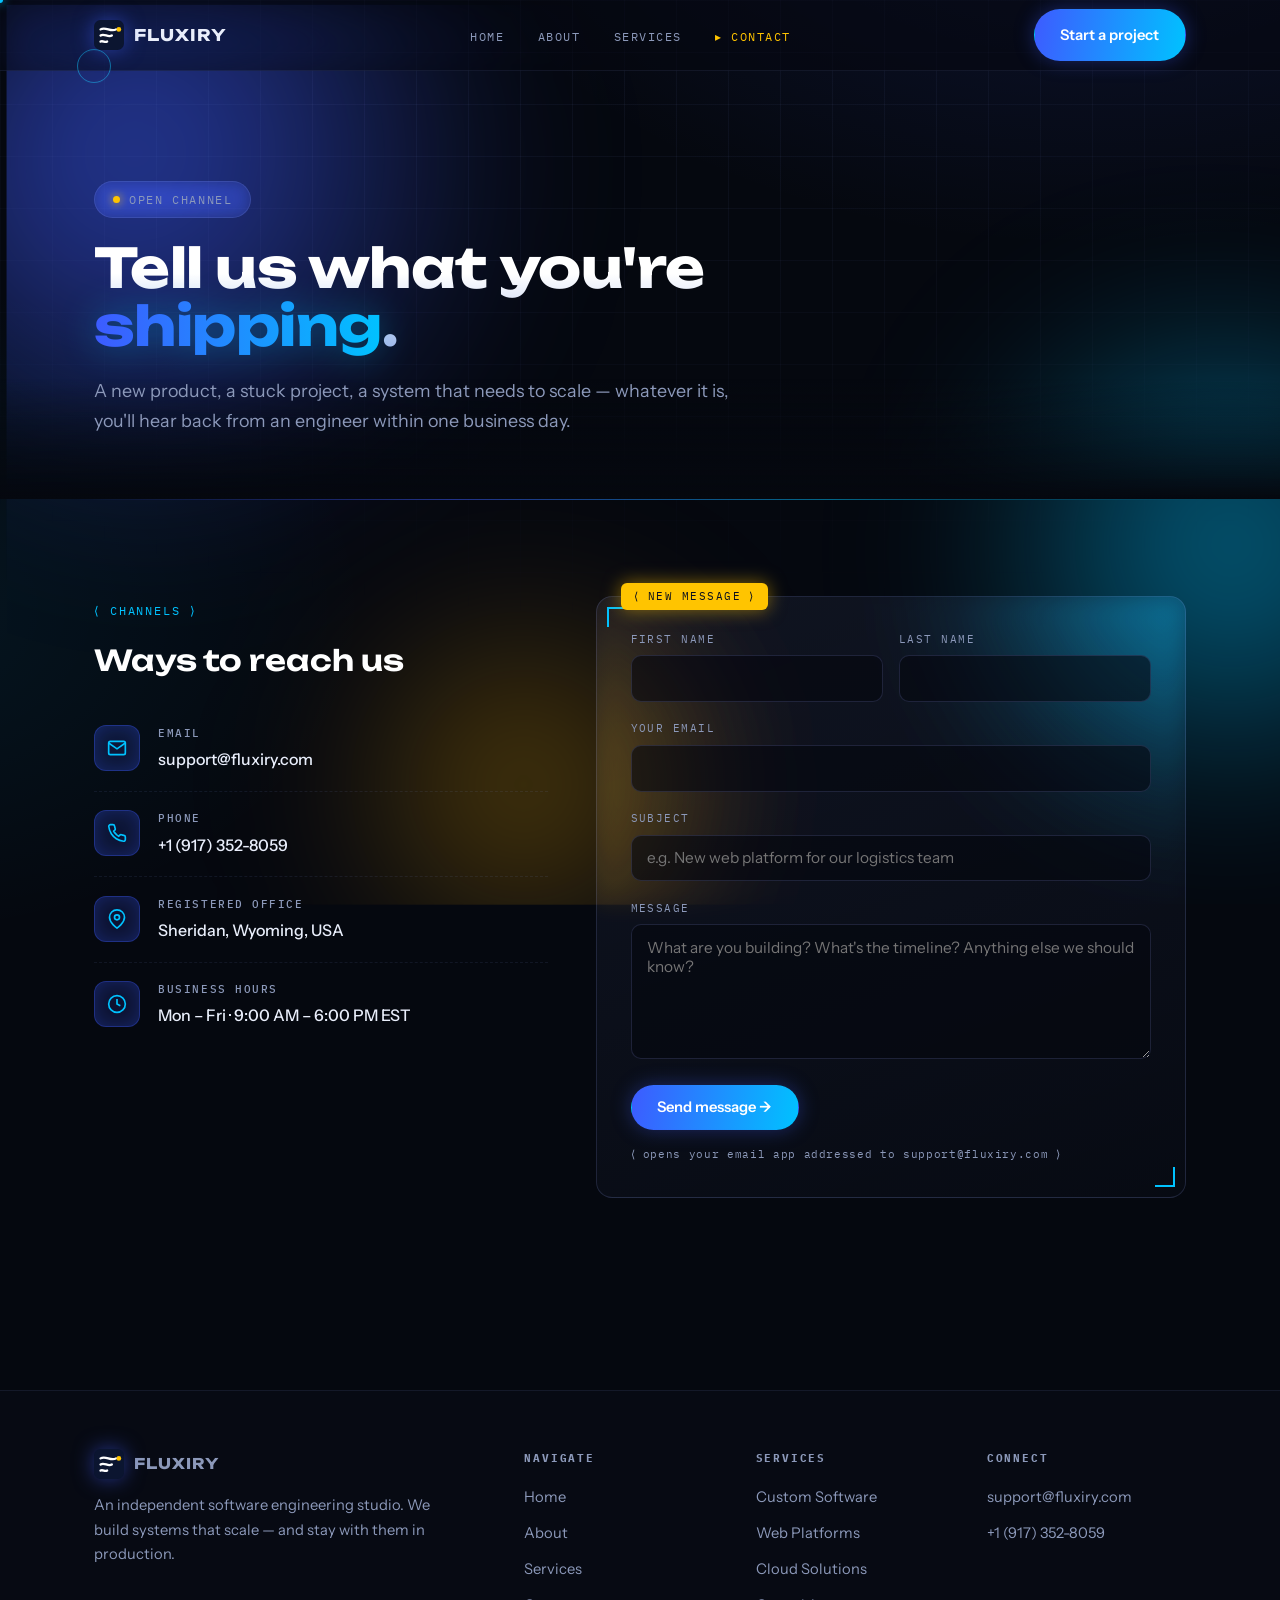
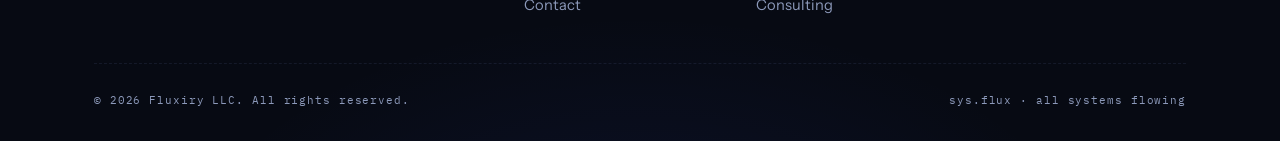
<file: contact.html>
<!DOCTYPE html>
<html lang="en">
<head>
<meta charset="UTF-8">
<meta name="viewport" content="width=device-width, initial-scale=1.0">
<title>Contact — Fluxiry LLC</title>
<meta name="description" content="Get in touch with Fluxiry LLC. Tell us about your next software project — you'll hear back from an engineer within one business day.">
<meta name="theme-color" content="#05080F">
<link rel="icon" href="favicon.svg" type="image/svg+xml">
<link rel="preconnect" href="https://fonts.googleapis.com">
<link rel="preconnect" href="https://fonts.gstatic.com" crossorigin>
<link href="https://fonts.googleapis.com/css2?family=Unbounded:wght@400;600;700&family=Instrument+Sans:ital,wght@0,400;0,500;0,600;1,400&family=IBM+Plex+Mono:wght@400;500&display=swap" rel="stylesheet">
<style>
:root{
  --void:#05080F;
  --panel:rgba(148,170,255,.045);
  --panel-strong:rgba(148,170,255,.08);
  --line:rgba(148,170,255,.16);
  --line-dim:rgba(148,170,255,.09);
  --ink:#E9EEFB;
  --dim:#8C99BA;
  --flux:#3D5BFF;
  --cyan:#00C2FF;
  --signal:#FFC400;
  --radius:16px;
  --display:'Unbounded', sans-serif;
  --body:'Instrument Sans', sans-serif;
  --mono:'IBM Plex Mono', monospace;
}
*{margin:0;padding:0;box-sizing:border-box}
html{scroll-behavior:smooth}
body{
  font-family:var(--body);
  background:
    radial-gradient(1100px 700px at 85% -10%, rgba(61,91,255,.16), transparent 60%),
    radial-gradient(900px 600px at -10% 35%, rgba(0,194,255,.08), transparent 55%),
    radial-gradient(800px 500px at 50% 110%, rgba(61,91,255,.10), transparent 60%),
    var(--void);
  color:var(--ink);
  line-height:1.65;
  overflow-x:hidden;
}
/* holographic grid overlay (sits above the ambient light layer) */
body::before{
  content:"";position:fixed;inset:0;pointer-events:none;z-index:1;
  background-image:
    linear-gradient(rgba(148,170,255,.05) 1px, transparent 1px),
    linear-gradient(90deg, rgba(148,170,255,.05) 1px, transparent 1px);
  background-size:52px 52px;
  -webkit-mask-image:radial-gradient(ellipse 90% 70% at 50% 0%, #000 30%, transparent 100%);
          mask-image:radial-gradient(ellipse 90% 70% at 50% 0%, #000 30%, transparent 100%);
}
main, header.site-head, footer.site{position:relative;z-index:1}
a{color:inherit;text-decoration:none}
a:focus-visible, button:focus-visible, input:focus-visible, textarea:focus-visible{
  outline:2px solid var(--cyan);outline-offset:3px;border-radius:4px;
}
::selection{background:var(--signal);color:#0A0F1E}
.wrap{max-width:1140px;margin:0 auto;padding:0 24px}

/* ---------- NAV ---------- */
header.site-head{
  position:sticky;top:0;z-index:60;
  background:rgba(5,8,15,.6);
  backdrop-filter:blur(16px) saturate(140%);
  -webkit-backdrop-filter:blur(16px) saturate(140%);
  border-bottom:1px solid var(--line-dim);
}
.nav{display:flex;align-items:center;justify-content:space-between;height:70px;gap:1rem}
.logo{font-family:var(--display);font-weight:700;font-size:1rem;letter-spacing:.06em;display:flex;align-items:center;gap:.65rem;color:var(--ink)}
.logo .mark{display:block;flex:none;filter:drop-shadow(0 0 10px rgba(61,91,255,.5))}
.logo .pkt{animation:pktpulse 2.4s ease-in-out infinite}
@keyframes pktpulse{0%,100%{opacity:1}50%{opacity:.35}}
nav ul{display:flex;gap:2.1rem;list-style:none;align-items:center}
nav ul a{font-family:var(--mono);font-size:.78rem;letter-spacing:.12em;text-transform:uppercase;color:var(--dim);transition:color .2s, text-shadow .2s;padding:.25rem 0}
nav ul a:hover{color:var(--ink);text-shadow:0 0 14px rgba(0,194,255,.6)}
nav ul a[aria-current="page"]{color:var(--signal)}
nav ul a[aria-current="page"]::before{content:"▸ ";color:var(--signal)}
.btn{
  display:inline-block;font-weight:600;font-size:.92rem;font-family:var(--body);
  padding:.78rem 1.6rem;border-radius:999px;cursor:pointer;position:relative;
  color:#fff;border:1px solid transparent;
  background:linear-gradient(var(--void),var(--void)) padding-box,
             linear-gradient(100deg,var(--flux),var(--cyan)) border-box;
  transition:transform .18s ease, box-shadow .25s ease;
}
.btn:hover{transform:translateY(-2px);box-shadow:0 0 24px rgba(61,91,255,.45), 0 0 60px rgba(0,194,255,.15)}
.btn.solid{
  background:linear-gradient(100deg,var(--flux),var(--cyan));
  box-shadow:0 0 20px rgba(61,91,255,.35);
}
.btn.solid:hover{box-shadow:0 0 32px rgba(61,91,255,.6), 0 0 80px rgba(0,194,255,.25)}
.btn.amber{background:var(--signal);color:#0A0F1E;border:none;box-shadow:0 0 22px rgba(255,196,0,.35)}
.btn.amber:hover{box-shadow:0 0 36px rgba(255,196,0,.6)}
.menu-toggle{display:none;background:none;border:none;font-family:var(--mono);font-size:.8rem;cursor:pointer;color:var(--ink)}

/* ---------- HERO ---------- */
.hero{position:relative;padding:110px 0 64px;overflow:hidden}
.hero.landing{min-height:88vh;display:flex;align-items:center}
#flux-canvas{position:absolute;inset:0;width:100%;height:100%;z-index:0}
.hero .wrap{position:relative;z-index:2}
.hero::after{ /* bottom fade into page */
  content:"";position:absolute;left:0;right:0;bottom:0;height:120px;z-index:1;pointer-events:none;
  background:linear-gradient(transparent, var(--void));
}
.boot{
  font-family:var(--mono);font-size:.78rem;letter-spacing:.1em;color:var(--cyan);
  min-height:1.4em;margin-bottom:1.1rem;text-transform:lowercase;
}
.boot .caret{display:inline-block;width:8px;height:1em;background:var(--cyan);vertical-align:-2px;margin-left:2px;animation:blink 1s steps(1) infinite}
@keyframes blink{50%{opacity:0}}
.eyebrow{
  display:inline-flex;align-items:center;gap:.6rem;
  font-family:var(--mono);font-size:.72rem;letter-spacing:.14em;text-transform:uppercase;
  color:var(--dim);
  border:1px solid var(--line);border-radius:999px;padding:.5rem 1.1rem;
  background:var(--panel);backdrop-filter:blur(8px);
}
.eyebrow .dot{width:7px;height:7px;border-radius:50%;background:var(--signal);box-shadow:0 0 10px var(--signal);animation:pktpulse 2s ease-in-out infinite}
h1{
  font-family:var(--display);font-weight:700;
  font-size:clamp(2.3rem, 5.8vw, 4.6rem);
  line-height:1.07;letter-spacing:-.01em;
  margin:1.3rem 0 1.3rem;max-width:16ch;
  background:linear-gradient(180deg,#FFFFFF 30%, #9DB2E8);
  -webkit-background-clip:text;background-clip:text;-webkit-text-fill-color:transparent;
}
.page-hero h1{font-size:clamp(1.9rem,4.6vw,3.4rem)}
h1 .flow{
  background:linear-gradient(90deg,var(--flux),var(--cyan),var(--flux));
  background-size:200% 100%;
  -webkit-background-clip:text;background-clip:text;-webkit-text-fill-color:transparent;
  animation:shimmer 5s linear infinite;
  filter:drop-shadow(0 0 18px rgba(0,194,255,.35));
}
@keyframes shimmer{to{background-position:200% 0}}
p.lede{max-width:56ch;font-size:1.12rem;color:var(--dim)}
.hero-cta{display:flex;gap:1rem;margin-top:2.2rem;flex-wrap:wrap}

/* telemetry strip */
.telemetry{
  display:flex;gap:2rem;flex-wrap:wrap;margin-top:3rem;
  font-family:var(--mono);font-size:.72rem;letter-spacing:.1em;text-transform:uppercase;color:var(--dim);
  border-top:1px solid var(--line-dim);padding-top:1.1rem;
}
.telemetry b{color:var(--cyan);font-weight:500}
.telemetry .ok{color:#37E08D}
.telemetry .amber{color:var(--signal)}

/* ---------- SECTIONS ---------- */
section{padding:96px 0;position:relative}
.sec-head{display:flex;align-items:baseline;justify-content:space-between;gap:1rem;flex-wrap:wrap;margin-bottom:2.8rem}
.sec-head h2{
  font-family:var(--display);font-weight:600;font-size:clamp(1.5rem,3vw,2.2rem);letter-spacing:-.01em;max-width:26ch;
  background:linear-gradient(180deg,#fff,#B9C6EE);-webkit-background-clip:text;background-clip:text;-webkit-text-fill-color:transparent;
}
.tag{font-family:var(--mono);font-size:.74rem;letter-spacing:.16em;text-transform:uppercase;color:var(--cyan)}
.tag::before{content:"⟨ "}.tag::after{content:" ⟩"}
.hr-glow{height:1px;border:none;background:linear-gradient(90deg,transparent,var(--flux),var(--cyan),transparent);opacity:.5;margin:0 auto;max-width:1140px}

/* ---------- HUD PANELS / MODULES ---------- */
.modules{display:grid;grid-template-columns:repeat(3,1fr);gap:1.3rem;perspective:1200px}
.modules.two-col{grid-template-columns:repeat(2,1fr)}
.module{
  position:relative;border-radius:var(--radius);padding:1.9rem;
  background:linear-gradient(160deg, var(--panel-strong), rgba(148,170,255,.02));
  border:1px solid var(--line);
  backdrop-filter:blur(10px);
  transition:transform .25s ease, border-color .25s, box-shadow .3s;
  transform-style:preserve-3d;will-change:transform;
}
.module:hover{border-color:rgba(0,194,255,.5);box-shadow:0 0 0 1px rgba(0,194,255,.2), 0 20px 50px rgba(0,0,0,.5), 0 0 40px rgba(61,91,255,.15)}
/* HUD corner brackets */
.module::before,.module::after{content:"";position:absolute;width:16px;height:16px;transition:all .25s}
.module::before{top:10px;left:10px;border-top:2px solid var(--cyan);border-left:2px solid var(--cyan);opacity:.55}
.module::after{bottom:10px;right:10px;border-bottom:2px solid var(--cyan);border-right:2px solid var(--cyan);opacity:.55}
.module:hover::before,.module:hover::after{width:24px;height:24px;opacity:1;filter:drop-shadow(0 0 6px var(--cyan))}
.module .port{
  width:46px;height:46px;border-radius:12px;display:grid;place-items:center;margin-bottom:1.2rem;
  background:rgba(61,91,255,.15);border:1px solid rgba(61,91,255,.4);color:var(--cyan);
  box-shadow:inset 0 0 18px rgba(61,91,255,.25);
}
.module:hover .port{color:var(--signal);border-color:rgba(255,196,0,.5);box-shadow:inset 0 0 18px rgba(255,196,0,.2), 0 0 14px rgba(255,196,0,.2)}
.module h3{font-family:var(--display);font-weight:600;font-size:1rem;margin-bottom:.6rem;color:#fff}
.module p{color:var(--dim);font-size:.95rem}
.module .io{
  margin-top:1.4rem;padding-top:1rem;border-top:1px dashed var(--line);
  font-family:var(--mono);font-size:.7rem;color:var(--dim);letter-spacing:.06em;
}
.module .io b{color:var(--cyan);font-weight:500}
.module .code{position:absolute;top:1.2rem;right:1.3rem;font-family:var(--mono);font-size:.68rem;letter-spacing:.14em;color:var(--dim);opacity:.6}
.module:hover .code{color:var(--signal);opacity:1;text-shadow:0 0 10px rgba(255,196,0,.5)}

/* ---------- PIPELINE ---------- */
.pipeline{position:relative;margin-top:1rem}
.pipeline::before{
  content:"";position:absolute;left:22px;top:10px;bottom:10px;width:2px;
  background:linear-gradient(var(--flux),var(--cyan));
  box-shadow:0 0 14px rgba(61,91,255,.6);
}
.stage{display:grid;grid-template-columns:46px 1fr;gap:1.5rem;padding:1.35rem 0;align-items:start}
.stage .node{
  width:46px;height:46px;border-radius:50%;
  background:var(--void);border:1px solid var(--cyan);
  display:grid;place-items:center;font-family:var(--mono);font-size:.78rem;color:var(--cyan);
  position:relative;z-index:1;box-shadow:0 0 16px rgba(0,194,255,.35), inset 0 0 12px rgba(0,194,255,.15);
  transition:all .25s;
}
.stage:hover .node{background:var(--signal);color:#0A0F1E;border-color:var(--signal);box-shadow:0 0 24px rgba(255,196,0,.6)}
.stage h3{font-family:var(--display);font-weight:600;font-size:1rem;margin-bottom:.25rem;color:#fff}
.stage p{color:var(--dim);max-width:64ch}
.stage .meta{font-family:var(--mono);font-size:.7rem;color:var(--cyan);letter-spacing:.14em;text-transform:uppercase}

/* ---------- STEPS (services) ---------- */
.steps{display:grid;grid-template-columns:repeat(4,1fr);gap:1.3rem}
.step{
  background:linear-gradient(160deg, var(--panel-strong), rgba(148,170,255,.02));
  border:1px solid var(--line);border-radius:var(--radius);padding:1.7rem;position:relative;
  backdrop-filter:blur(10px);transition:border-color .25s, box-shadow .25s, transform .25s;
}
.step:hover{border-color:rgba(0,194,255,.5);transform:translateY(-4px);box-shadow:0 16px 40px rgba(0,0,0,.45)}
.step::after{content:"⟶";position:absolute;right:-1.15rem;top:50%;transform:translateY(-50%);color:var(--cyan);font-size:1rem;z-index:1;text-shadow:0 0 12px rgba(0,194,255,.8)}
.step:last-child::after{content:none}
.step .num{
  font-family:var(--mono);font-size:.7rem;letter-spacing:.12em;color:var(--cyan);
  border:1px solid rgba(0,194,255,.4);border-radius:999px;padding:.32rem .8rem;display:inline-block;margin-bottom:1rem;
  background:rgba(0,194,255,.07);
}
.step:hover .num{color:var(--signal);border-color:rgba(255,196,0,.5);background:rgba(255,196,0,.08)}
.step h3{font-family:var(--display);font-weight:600;font-size:.95rem;margin-bottom:.45rem;color:#fff}
.step p{color:var(--dim);font-size:.9rem}

/* ---------- TICKER ---------- */
.ticker-zone{border-top:1px solid var(--line);border-bottom:1px solid var(--line);padding:1.15rem 0;overflow:hidden;background:rgba(148,170,255,.03);backdrop-filter:blur(6px)}
.ticker{display:flex;gap:3.2rem;width:max-content;animation:scroll 30s linear infinite}
.ticker-zone:hover .ticker{animation-play-state:paused}
@keyframes scroll{to{transform:translateX(-50%)}}
.ticker span{font-family:var(--mono);font-size:.88rem;letter-spacing:.08em;color:var(--dim);white-space:nowrap}
.ticker span::before{content:"◆";color:var(--signal);margin-right:3.2rem;text-shadow:0 0 10px rgba(255,196,0,.6)}

/* ---------- FACTS ---------- */
.facts{display:grid;grid-template-columns:repeat(4,1fr);gap:1.3rem}
.fact{
  border-left:2px solid var(--flux);padding:.4rem 0 .4rem 1.2rem;position:relative;
  box-shadow:-1px 0 0 rgba(61,91,255,.0);
}
.fact::before{content:"";position:absolute;left:-2px;top:0;height:100%;width:2px;background:linear-gradient(var(--flux),var(--cyan));box-shadow:0 0 12px rgba(61,91,255,.6)}
.fact b{font-family:var(--display);font-weight:600;font-size:1.02rem;display:block;margin-bottom:.3rem;color:#fff}
.fact span{color:var(--dim);font-size:.92rem}

/* ---------- NOTES ---------- */
.notes{display:grid;grid-template-columns:repeat(3,1fr);gap:1.3rem}
.note{
  background:linear-gradient(160deg, rgba(61,91,255,.12), rgba(61,91,255,.03));
  border:1px solid var(--line);border-radius:var(--radius);
  padding:1.9rem;display:flex;flex-direction:column;gap:1.4rem;position:relative;backdrop-filter:blur(10px);
  transition:border-color .25s, box-shadow .25s;
}
.note:hover{border-color:rgba(0,194,255,.45);box-shadow:0 16px 40px rgba(0,0,0,.45)}
.note::before{content:"";position:absolute;top:14px;left:14px;width:8px;height:8px;border-radius:50%;background:var(--signal);box-shadow:0 0 12px var(--signal)}
.note blockquote{font-size:.97rem;line-height:1.7;color:#C8D3F0;font-style:italic}
.note footer{font-family:var(--mono);font-size:.72rem;letter-spacing:.08em;color:var(--dim);text-transform:uppercase}
.note footer b{display:block;color:var(--signal);font-weight:500;margin-bottom:.15rem}

/* ---------- ABOUT ---------- */
.split{display:grid;grid-template-columns:1.2fr 1fr;gap:3rem;align-items:start}
.split h2{font-family:var(--display);font-weight:600;font-size:clamp(1.4rem,2.8vw,2rem);margin:0.8rem 0 1.2rem;letter-spacing:-.01em;color:#fff}
.split p{color:var(--dim);margin-bottom:1rem}
.spec{
  position:relative;border-radius:var(--radius);padding:1.9rem;
  background:linear-gradient(160deg, rgba(0,194,255,.08), rgba(61,91,255,.04));
  border:1px solid rgba(0,194,255,.3);
  font-family:var(--mono);font-size:.82rem;backdrop-filter:blur(10px);
  box-shadow:0 0 40px rgba(0,194,255,.08), inset 0 0 60px rgba(0,194,255,.04);
}
.spec::before,.spec::after{content:"";position:absolute;width:18px;height:18px}
.spec::before{top:10px;left:10px;border-top:2px solid var(--cyan);border-left:2px solid var(--cyan)}
.spec::after{bottom:10px;right:10px;border-bottom:2px solid var(--cyan);border-right:2px solid var(--cyan)}
.spec .spec-title{color:var(--signal);letter-spacing:.16em;text-transform:uppercase;font-size:.7rem;margin-bottom:1.3rem;display:flex;align-items:center;gap:.55rem}
.spec .spec-title::before{content:"";width:8px;height:8px;border-radius:50%;background:var(--signal);box-shadow:0 0 10px var(--signal)}
.spec dl{display:grid;grid-template-columns:auto 1fr;gap:.75rem 1.5rem}
.spec dt{color:var(--dim);text-transform:uppercase;letter-spacing:.08em;font-size:.7rem}
.spec dd{color:var(--ink)}

.values{display:grid;grid-template-columns:repeat(4,1fr);gap:1.3rem}
.value{
  background:linear-gradient(160deg, var(--panel-strong), rgba(148,170,255,.02));
  border:1px solid var(--line);border-radius:var(--radius);padding:1.6rem;
  backdrop-filter:blur(10px);transition:border-color .25s, transform .25s, box-shadow .25s;
}
.value:hover{border-color:rgba(0,194,255,.5);transform:translateY(-4px);box-shadow:0 16px 40px rgba(0,0,0,.45)}
.value .kw{font-family:var(--mono);font-size:.66rem;letter-spacing:.16em;text-transform:uppercase;color:var(--cyan);display:block;margin-bottom:.7rem}
.value h3{font-family:var(--display);font-weight:600;font-size:.98rem;margin-bottom:.5rem;color:#fff}
.value p{color:var(--dim);font-size:.9rem}

.team{display:grid;grid-template-columns:repeat(3,1fr);gap:1.3rem}
.person{
  background:linear-gradient(160deg, var(--panel-strong), rgba(148,170,255,.02));
  border:1px solid var(--line);border-radius:var(--radius);padding:1.9rem;
  backdrop-filter:blur(10px);transition:border-color .25s, transform .25s, box-shadow .25s;
}
.person:hover{border-color:rgba(0,194,255,.5);transform:translateY(-4px);box-shadow:0 16px 40px rgba(0,0,0,.45)}
.avatar{
  width:58px;height:58px;border-radius:50%;display:grid;place-items:center;margin-bottom:1.1rem;
  font-family:var(--display);font-weight:700;font-size:1.2rem;color:#fff;
  background:linear-gradient(135deg,var(--flux),var(--cyan));
  box-shadow:0 0 22px rgba(61,91,255,.5);
}
.person:hover .avatar{box-shadow:0 0 30px rgba(0,194,255,.7)}
.person h3{font-family:var(--display);font-weight:600;font-size:1rem;color:#fff}
.person .role{font-family:var(--mono);font-size:.7rem;letter-spacing:.12em;text-transform:uppercase;color:var(--cyan);display:block;margin:.3rem 0 .8rem}
.person p{color:var(--dim);font-size:.92rem}

/* ---------- CONTACT ---------- */
.contact-grid{display:grid;grid-template-columns:1fr 1.3fr;gap:3rem;align-items:start}
.channel{display:grid;grid-template-columns:46px 1fr;gap:1.15rem;padding:1.15rem 0;border-bottom:1px dashed var(--line-dim);align-items:start}
.channel:last-of-type{border-bottom:none}
.channel .port{
  width:46px;height:46px;border-radius:12px;display:grid;place-items:center;
  background:rgba(61,91,255,.15);border:1px solid rgba(61,91,255,.4);color:var(--cyan);
  box-shadow:inset 0 0 18px rgba(61,91,255,.25);
}
.channel h3{font-family:var(--mono);font-size:.68rem;letter-spacing:.14em;text-transform:uppercase;color:var(--dim);font-weight:500;margin-bottom:.2rem}
.channel p,.channel a{font-size:1rem;font-weight:500;color:var(--ink)}
.channel a:hover{color:var(--cyan);text-shadow:0 0 12px rgba(0,194,255,.6)}
.form-card{
  position:relative;border-radius:var(--radius);padding:2.1rem;
  background:linear-gradient(160deg, var(--panel-strong), rgba(148,170,255,.02));
  border:1px solid var(--line);backdrop-filter:blur(12px);
}
.form-card::before{content:"";position:absolute;top:10px;left:10px;width:18px;height:18px;border-top:2px solid var(--cyan);border-left:2px solid var(--cyan)}
.form-card::after{content:"";position:absolute;bottom:10px;right:10px;width:18px;height:18px;border-bottom:2px solid var(--cyan);border-right:2px solid var(--cyan)}
.form-badge{
  position:absolute;top:-0.85rem;left:1.5rem;
  background:var(--signal);color:#0A0F1E;font-family:var(--mono);font-size:.66rem;
  letter-spacing:.14em;text-transform:uppercase;padding:.3rem .8rem;border-radius:6px;
  box-shadow:0 0 18px rgba(255,196,0,.5);
}
.form-row{display:grid;grid-template-columns:1fr 1fr;gap:1rem}
.field{margin-bottom:1.15rem}
.field label{display:block;font-family:var(--mono);font-size:.66rem;letter-spacing:.14em;text-transform:uppercase;color:var(--dim);margin-bottom:.45rem}
.field input,.field textarea{
  width:100%;font-family:var(--body);font-size:.96rem;color:var(--ink);
  background:rgba(5,8,15,.6);border:1px solid var(--line);border-radius:10px;
  padding:.8rem .95rem;transition:border-color .2s, box-shadow .2s;
}
.field input:focus,.field textarea:focus{border-color:var(--cyan);outline:none;box-shadow:0 0 0 3px rgba(0,194,255,.15), 0 0 18px rgba(0,194,255,.15)}
.field textarea{resize:vertical;min-height:135px}
.form-note{font-family:var(--mono);font-size:.68rem;color:var(--dim);margin-top:1rem;letter-spacing:.06em}

/* ---------- CTA BAND ---------- */
.cta-band{
  position:relative;border-radius:22px;text-align:center;overflow:hidden;
  padding:clamp(2.6rem,6vw,4.8rem);
  background:linear-gradient(160deg, rgba(61,91,255,.2), rgba(0,194,255,.08));
  border:1px solid transparent;
  background-clip:padding-box;
}
.cta-band::before{
  content:"";position:absolute;inset:0;border-radius:22px;padding:1px;pointer-events:none;
  background:linear-gradient(120deg,var(--flux),var(--cyan),var(--signal),var(--flux));
  background-size:300% 300%;animation:borderflow 8s linear infinite;
  -webkit-mask:linear-gradient(#000 0 0) content-box, linear-gradient(#000 0 0);
  -webkit-mask-composite:xor;mask-composite:exclude;
}
@keyframes borderflow{to{background-position:300% 0}}
.cta-band::after{
  content:"";position:absolute;inset:0;pointer-events:none;
  background-image:radial-gradient(circle, rgba(255,255,255,.1) 1px, transparent 1px);
  background-size:24px 24px;
}
.cta-band h2{
  font-family:var(--display);font-weight:700;font-size:clamp(1.6rem,4vw,2.6rem);margin-bottom:.9rem;position:relative;z-index:1;
  background:linear-gradient(180deg,#fff,#B9C6EE);-webkit-background-clip:text;background-clip:text;-webkit-text-fill-color:transparent;
}
.cta-band p{color:#A9B8E6;max-width:48ch;margin:0 auto 2.1rem;position:relative;z-index:1}
.cta-band .btn{position:relative;z-index:1}

/* ---------- FOOTER ---------- */
footer.site{border-top:1px solid var(--line-dim);margin-top:96px;padding:3.6rem 0 2rem;background:rgba(148,170,255,.02)}
.foot-grid{display:grid;grid-template-columns:2fr 1fr 1fr 1fr;gap:2rem;margin-bottom:2.8rem}
.foot-grid h4{font-family:var(--mono);font-size:.7rem;letter-spacing:.16em;text-transform:uppercase;color:var(--dim);margin-bottom:1rem}
.foot-grid ul{list-style:none;display:flex;flex-direction:column;gap:.6rem}
.foot-grid a{font-size:.92rem;color:var(--dim);transition:color .2s, text-shadow .2s}
.foot-grid a:hover{color:var(--cyan);text-shadow:0 0 12px rgba(0,194,255,.5)}
.foot-grid p{color:var(--dim);font-size:.92rem;max-width:34ch;margin-top:.9rem}
.legal{display:flex;justify-content:space-between;gap:1rem;flex-wrap:wrap;padding-top:1.7rem;border-top:1px dashed var(--line-dim);font-family:var(--mono);font-size:.7rem;color:var(--dim);letter-spacing:.08em}

/* ---------- SCROLL PROGRESS BEAM ---------- */
.progress{
  position:fixed;top:0;left:0;right:0;height:3px;z-index:80;pointer-events:none;
  background:linear-gradient(90deg,var(--flux),var(--cyan),var(--signal));
  transform-origin:0 50%;transform:scaleX(0);
  box-shadow:0 0 14px rgba(0,194,255,.7);
}

/* ---------- AMBIENT LIGHT LAYER (behind everything) ---------- */
.ambient{
  position:fixed;inset:0;z-index:0;pointer-events:none;overflow:hidden;
  will-change:transform;
}
.orb{
  position:absolute;border-radius:50%;
  mix-blend-mode:screen;filter:blur(80px);
  will-change:transform;
}
.orb.o1{
  width:min(58vw,640px);height:min(58vw,640px);
  background:radial-gradient(circle at 40% 40%, rgba(61,91,255,.65), rgba(61,91,255,.18) 50%, transparent 72%);
  top:-12%;left:-10%;
  animation:drift1 30s ease-in-out infinite;
}
.orb.o2{
  width:min(48vw,520px);height:min(48vw,520px);
  background:radial-gradient(circle at 55% 45%, rgba(0,194,255,.55), rgba(0,194,255,.14) 50%, transparent 72%);
  top:34%;right:-14%;
  animation:drift2 38s ease-in-out infinite;
}
.orb.o3{
  width:min(40vw,420px);height:min(40vw,420px);
  background:radial-gradient(circle at 50% 50%, rgba(255,196,0,.38), rgba(255,140,0,.10) 50%, transparent 72%);
  bottom:-10%;left:24%;
  animation:drift3 44s ease-in-out infinite;
}
@keyframes drift1{
  0%,100%{transform:translate(0,0) scale(1)}
  33%{transform:translate(14vw,12vh) scale(1.18)}
  66%{transform:translate(4vw,22vh) scale(.92)}
}
@keyframes drift2{
  0%,100%{transform:translate(0,0) scale(1)}
  33%{transform:translate(-12vw,-14vh) scale(1.12)}
  66%{transform:translate(-18vw,6vh) scale(1.25)}
}
@keyframes drift3{
  0%,100%{transform:translate(0,0) scale(1)}
  33%{transform:translate(10vw,-16vh) scale(1.22)}
  66%{transform:translate(-8vw,-6vh) scale(.95)}
}
@media (prefers-reduced-motion: reduce){
  .orb{animation:none}
}

/* ---------- CARD GLARE (follows cursor) ---------- */
.glare{
  position:absolute;inset:0;border-radius:inherit;pointer-events:none;opacity:0;
  background:radial-gradient(300px circle at var(--mx,50%) var(--my,50%), rgba(0,194,255,.16), transparent 60%);
  transition:opacity .3s;
}
.module:hover .glare,.value:hover .glare,.person:hover .glare,.note:hover .glare,.step:hover .glare,.form-card:hover .glare{opacity:1}

/* ---------- ENTRANCE ORCHESTRATION ---------- */
body{animation:pagein .6s ease both}
@keyframes pagein{from{opacity:0}to{opacity:1}}
.hero .eyebrow,.hero h1,.hero p.lede,.hero .hero-cta,.hero .telemetry{animation:rise .85s cubic-bezier(.2,.7,.2,1) both}
.hero .eyebrow{animation-delay:.15s}
.hero h1{animation-delay:.3s}
.hero p.lede{animation-delay:.45s}
.hero .hero-cta{animation-delay:.6s}
.hero .telemetry{animation-delay:.8s}
@keyframes rise{from{opacity:0;transform:translateY(34px)}to{opacity:1;transform:none}}

/* ---------- LEVITATION (spec card, avatars) ---------- */
.spec{animation:levitate 7s ease-in-out infinite}
@keyframes levitate{0%,100%{transform:translateY(0) rotate(0deg)}50%{transform:translateY(-10px) rotate(.4deg)}}
.avatar{animation:avfloat 5s ease-in-out infinite}
@keyframes avfloat{0%,100%{transform:translateY(0)}50%{transform:translateY(-5px)}}
.person:nth-child(2) .avatar{animation-delay:1.2s}
.person:nth-child(3) .avatar{animation-delay:2.4s}

/* ---------- 3D scene hint ---------- */
.scene-hint{
  position:absolute;bottom:26px;left:50%;transform:translateX(-50%);z-index:2;
  font-family:var(--mono);font-size:.64rem;letter-spacing:.2em;text-transform:uppercase;color:var(--dim);
  display:flex;align-items:center;gap:.5rem;opacity:.7;animation:rise 1s 1.2s both;
}
.scene-hint::after{content:"";width:1px;height:26px;background:linear-gradient(var(--cyan),transparent);animation:dropline 1.8s ease-in-out infinite}
@keyframes dropline{0%{transform:scaleY(0);transform-origin:top}50%{transform:scaleY(1);transform-origin:top}51%{transform-origin:bottom}100%{transform:scaleY(0);transform-origin:bottom}}

/* ---------- CURSOR ---------- */
.cursor-dot,.cursor-ring{position:fixed;top:0;left:0;pointer-events:none;z-index:9999;border-radius:50%;mix-blend-mode:screen}
.cursor-dot{width:6px;height:6px;background:var(--cyan);box-shadow:0 0 10px var(--cyan)}
.cursor-ring{width:34px;height:34px;border:1px solid rgba(0,194,255,.5);transition:width .2s,height .2s,border-color .2s}
body.cursor-on, body.cursor-on a, body.cursor-on button{cursor:none}
@media (pointer:coarse){.cursor-dot,.cursor-ring{display:none}}

/* ---------- REVEALS ---------- */
.reveal{opacity:0;transform:translateY(22px);transition:opacity .7s ease, transform .7s ease}
.reveal.in{opacity:1;transform:none}

@media (prefers-reduced-motion: reduce){
  *,*::before,*::after{animation:none!important;transition:none!important}
  .reveal{opacity:1;transform:none}
  html{scroll-behavior:auto}
  .cursor-dot,.cursor-ring{display:none}
}

/* ---------- RESPONSIVE ---------- */
@media(max-width:920px){
  .modules,.modules.two-col,.notes,.team{grid-template-columns:1fr 1fr}
  .facts,.values{grid-template-columns:1fr 1fr}
  .steps{grid-template-columns:1fr 1fr}
  .step::after{content:none}
  .split,.contact-grid{grid-template-columns:1fr}
  .foot-grid{grid-template-columns:1fr 1fr}
}
@media(max-width:640px){
  nav ul{
    display:none;position:absolute;top:70px;left:0;right:0;
    background:rgba(5,8,15,.96);border-bottom:1px solid var(--line);
    flex-direction:column;padding:1.3rem 24px;gap:1.15rem;align-items:flex-start;backdrop-filter:blur(20px);
  }
  nav ul.open{display:flex}
  .menu-toggle{display:block}
  .nav > .btn{display:none}
  .modules,.modules.two-col,.notes,.team,.steps,.values,.facts{grid-template-columns:1fr}
  .form-row{grid-template-columns:1fr}
  section{padding:68px 0}
  .hero{padding-top:72px}
  .hero.landing{min-height:auto;padding:84px 0 56px}
  .telemetry{gap:1.1rem}
}
</style>
</head>
<body>
<div class="ambient" id="ambient" aria-hidden="true">
  <div class="orb o1"></div>
  <div class="orb o2"></div>
  <div class="orb o3"></div>
</div>
<header class="site-head">
  <div class="wrap nav">
    <a class="logo" href="index.html"><svg class="mark" width="30" height="30" viewBox="0 0 64 64" aria-hidden="true">
        <rect width="64" height="64" rx="14" fill="#0B1530"/>
        <g fill="none" stroke="#FFFFFF" stroke-width="5" stroke-linecap="round">
          <path d="M14 20 C 25 13, 36 27, 47 20"/>
          <path d="M14 33 C 22 28, 30 38, 38 33"/>
          <path d="M14 46 C 19 43, 23 49, 28 46"/>
        </g>
        <circle class="pkt" cx="53" cy="20" r="5" fill="#FFC400"/>
      </svg>FLUXIRY</a>
    <nav aria-label="Main">
      <ul id="menu">
        <li><a href="index.html">Home</a></li>
        <li><a href="about.html">About</a></li>
        <li><a href="services.html">Services</a></li>
        <li><a href="contact.html" aria-current="page">Contact</a></li>
      </ul>
    </nav>
    <a class="btn solid" href="contact.html">Start a project</a>
    <button class="menu-toggle" id="menuBtn" aria-expanded="false" aria-controls="menu">[ menu ]</button>
  </div>
</header>
<main>
  <section class="hero page-hero">
    <div class="wrap">
      <span class="eyebrow"><span class="dot" aria-hidden="true"></span>Open channel</span>
      <h1>Tell us what you're <span class="flow">shipping</span>.</h1>
      <p class="lede">A new product, a stuck project, a system that needs to scale — whatever it is, you'll hear back from an engineer within one business day.</p>
    </div>
  </section>

  <hr class="hr-glow">

  <section>
    <div class="wrap">
      <div class="contact-grid">
        <div class="reveal">
          <span class="tag">channels</span>
          <h2 style="font-family:var(--display);font-weight:600;font-size:clamp(1.3rem,2.6vw,1.8rem);margin:.9rem 0 1.4rem;color:#fff">Ways to reach us</h2>

          <div class="channel">
            <div class="port" aria-hidden="true">
              <svg width="20" height="20" viewBox="0 0 24 24" fill="none" stroke="currentColor" stroke-width="2"><path d="M4 4h16c1.1 0 2 .9 2 2v12c0 1.1-.9 2-2 2H4c-1.1 0-2-.9-2-2V6c0-1.1.9-2 2-2z"/><path d="M22 6l-10 7L2 6"/></svg>
            </div>
            <div>
              <h3>Email</h3>
              <a href="mailto:support@fluxiry.com">support@fluxiry.com</a>
            </div>
          </div>

          <div class="channel">
            <div class="port" aria-hidden="true">
              <svg width="20" height="20" viewBox="0 0 24 24" fill="none" stroke="currentColor" stroke-width="2"><path d="M22 16.92v3a2 2 0 01-2.18 2 19.79 19.79 0 01-8.63-3.07 19.5 19.5 0 01-6-6 19.79 19.79 0 01-3.07-8.67A2 2 0 014.11 2h3a2 2 0 012 1.72c.13.96.36 1.9.7 2.81a2 2 0 01-.45 2.11L8.09 9.91a16 16 0 006 6l1.27-1.27a2 2 0 012.11-.45c.91.34 1.85.57 2.81.7A2 2 0 0122 16.92z"/></svg>
            </div>
            <div>
              <h3>Phone</h3>
              <a href="tel:+19173528059">+1 (917) 352-8059</a>
            </div>
          </div>

          <div class="channel">
            <div class="port" aria-hidden="true">
              <svg width="20" height="20" viewBox="0 0 24 24" fill="none" stroke="currentColor" stroke-width="2"><path d="M21 10c0 7-9 13-9 13S3 17 3 10a9 9 0 0118 0z"/><circle cx="12" cy="10" r="3"/></svg>
            </div>
            <div>
              <h3>Registered office</h3>
              <p>Sheridan, Wyoming, USA</p>
            </div>
          </div>

          <div class="channel">
            <div class="port" aria-hidden="true">
              <svg width="20" height="20" viewBox="0 0 24 24" fill="none" stroke="currentColor" stroke-width="2"><circle cx="12" cy="12" r="10"/><path d="M12 6v6l4 2"/></svg>
            </div>
            <div>
              <h3>Business hours</h3>
              <p>Mon – Fri · 9:00 AM – 6:00 PM EST</p>
            </div>
          </div>
        </div>

        <div class="form-card reveal">
          <span class="form-badge">⟨ new message ⟩</span>
          <form id="contactForm" novalidate>
            <div class="form-row">
              <div class="field">
                <label for="firstName">First name</label>
                <input type="text" id="firstName" name="firstName" autocomplete="given-name" required>
              </div>
              <div class="field">
                <label for="lastName">Last name</label>
                <input type="text" id="lastName" name="lastName" autocomplete="family-name" required>
              </div>
            </div>
            <div class="field">
              <label for="email">Your email</label>
              <input type="email" id="email" name="email" autocomplete="email" required>
            </div>
            <div class="field">
              <label for="subject">Subject</label>
              <input type="text" id="subject" name="subject" placeholder="e.g. New web platform for our logistics team" required>
            </div>
            <div class="field">
              <label for="message">Message</label>
              <textarea id="message" name="message" placeholder="What are you building? What's the timeline? Anything else we should know?" required></textarea>
            </div>
            <button type="submit" class="btn solid">Send message →</button>
            <p class="form-note">⟨ opens your email app addressed to support@fluxiry.com ⟩</p>
          </form>
        </div>
      </div>
    </div>
  </section>
</main>
<footer class="site">
  <div class="wrap">
    <div class="foot-grid">
      <div>
        <a class="logo" href="index.html"><svg class="mark" width="30" height="30" viewBox="0 0 64 64" aria-hidden="true">
        <rect width="64" height="64" rx="14" fill="#0B1530"/>
        <g fill="none" stroke="#FFFFFF" stroke-width="5" stroke-linecap="round">
          <path d="M14 20 C 25 13, 36 27, 47 20"/>
          <path d="M14 33 C 22 28, 30 38, 38 33"/>
          <path d="M14 46 C 19 43, 23 49, 28 46"/>
        </g>
        <circle class="pkt" cx="53" cy="20" r="5" fill="#FFC400"/>
      </svg>FLUXIRY</a>
        <p>An independent software engineering studio. We build systems that scale — and stay with them in production.</p>
      </div>
      <div>
        <h4>Navigate</h4>
        <ul>
          <li><a href="index.html">Home</a></li>
          <li><a href="about.html">About</a></li>
          <li><a href="services.html">Services</a></li>
          <li><a href="contact.html">Contact</a></li>
        </ul>
      </div>
      <div>
        <h4>Services</h4>
        <ul>
          <li><a href="services.html">Custom Software</a></li>
          <li><a href="services.html">Web Platforms</a></li>
          <li><a href="services.html">Cloud Solutions</a></li>
          <li><a href="services.html">Consulting</a></li>
        </ul>
      </div>
      <div>
        <h4>Connect</h4>
        <ul>
          <li><a href="mailto:support@fluxiry.com">support@fluxiry.com</a></li>
          <li><a href="tel:+19173528059">+1 (917) 352-8059</a></li>
        </ul>
      </div>
    </div>
    <div class="legal">
      <span>© 2026 Fluxiry LLC. All rights reserved.</span>
      <span>sys.flux · all systems flowing</span>
    </div>
  </div>
</footer>
<script>
(function(){
  // mobile menu
  var btn = document.getElementById('menuBtn'), menu = document.getElementById('menu');
  if(btn && menu){
    btn.addEventListener('click', function(){
      var open = menu.classList.toggle('open');
      btn.setAttribute('aria-expanded', open);
      btn.textContent = open ? '[ close ]' : '[ menu ]';
    });
  }

  var reduced = window.matchMedia('(prefers-reduced-motion: reduce)').matches;
  var fine = window.matchMedia('(pointer: fine)').matches;

  // scroll progress beam
  var bar = document.createElement('div'); bar.className = 'progress';
  document.body.appendChild(bar);
  var onScroll = function(){
    var max = document.documentElement.scrollHeight - innerHeight;
    bar.style.transform = 'scaleX(' + (max > 0 ? scrollY / max : 0) + ')';
  };
  addEventListener('scroll', onScroll, {passive:true}); onScroll();

  // ambient light layer: depth parallax (mouse + scroll)
  var amb = document.getElementById('ambient');
  if(amb && !reduced){
    var ax = 0, ay = 0, tx = 0, ty = 0;
    if(fine){
      addEventListener('mousemove', function(e){
        tx = (e.clientX / innerWidth - .5) * 46;
        ty = (e.clientY / innerHeight - .5) * 34;
      });
    }
    (function ambLoop(){
      ax += (tx - ax) * .03; ay += (ty - ay) * .03;
      var sy = Math.min(scrollY * .06, 80);
      amb.style.transform = 'translate(' + (-ax) + 'px,' + (-ay - sy) + 'px)';
      requestAnimationFrame(ambLoop);
    })();
  }

  // staggered scroll reveals
  var groups = new Map();
  document.querySelectorAll('.reveal').forEach(function(el){
    var k = el.parentElement;
    var n = groups.get(k) || 0; groups.set(k, n + 1);
    el.style.transitionDelay = Math.min(n * 90, 450) + 'ms';
  });
  var io = new IntersectionObserver(function(es){
    es.forEach(function(e){ if(e.isIntersecting){ e.target.classList.add('in'); io.unobserve(e.target); } });
  }, {threshold:.12});
  document.querySelectorAll('.reveal').forEach(function(el){ io.observe(el); });

  // live UTC clock
  var clock = document.getElementById('utc');
  if(clock){
    var tick = function(){
      var d = new Date();
      clock.textContent = d.toISOString().slice(11,19) + ' UTC';
    };
    tick(); setInterval(tick, 1000);
  }

  // cursor-tracking glare on panels
  document.querySelectorAll('.module,.value,.person,.note,.step,.form-card').forEach(function(card){
    var g = document.createElement('span'); g.className = 'glare'; g.setAttribute('aria-hidden','true');
    card.appendChild(g);
    if(fine){
      card.addEventListener('mousemove', function(e){
        var r = card.getBoundingClientRect();
        g.style.setProperty('--mx', (e.clientX - r.left) + 'px');
        g.style.setProperty('--my', (e.clientY - r.top) + 'px');
      });
    }
  });

  // magnetic buttons
  if(fine && !reduced){
    document.querySelectorAll('.btn').forEach(function(b){
      b.addEventListener('mousemove', function(e){
        var r = b.getBoundingClientRect();
        var x = (e.clientX - r.left - r.width/2) / r.width;
        var y = (e.clientY - r.top - r.height/2) / r.height;
        b.style.transform = 'translate(' + (x*10) + 'px,' + (y*8 - 2) + 'px)';
      });
      b.addEventListener('mouseleave', function(){ b.style.transform = ''; });
    });
  }

  // hero parallax on scroll
  if(!reduced){
    var heroWrap = document.querySelector('.hero.landing .wrap');
    if(heroWrap){
      addEventListener('scroll', function(){
        var y = Math.min(scrollY, 700);
        heroWrap.style.transform = 'translateY(' + (y * .22) + 'px)';
        heroWrap.style.opacity = 1 - y / 900;
      }, {passive:true});
    }
  }

  // custom cursor (desktop, motion allowed)
  if(fine && !reduced){
    var dot = document.createElement('div'); dot.className = 'cursor-dot';
    var ring = document.createElement('div'); ring.className = 'cursor-ring';
    document.body.appendChild(dot); document.body.appendChild(ring);
    document.body.classList.add('cursor-on');
    var mx = innerWidth/2, my = innerHeight/2, rx = mx, ry = my;
    addEventListener('mousemove', function(e){ mx = e.clientX; my = e.clientY; });
    (function loop(){
      rx += (mx - rx) * .16; ry += (my - ry) * .16;
      dot.style.transform = 'translate(' + (mx-3) + 'px,' + (my-3) + 'px)';
      ring.style.transform = 'translate(' + (rx-17) + 'px,' + (ry-17) + 'px)';
      requestAnimationFrame(loop);
    })();
    document.querySelectorAll('a, button, input, textarea').forEach(function(el){
      el.addEventListener('mouseenter', function(){ ring.style.width='52px'; ring.style.height='52px'; ring.style.borderColor='rgba(255,196,0,.7)'; });
      el.addEventListener('mouseleave', function(){ ring.style.width='34px'; ring.style.height='34px'; ring.style.borderColor='rgba(0,194,255,.5)'; });
    });
  }

  // 3D tilt on HUD panels
  if(fine && !reduced){
    document.querySelectorAll('.module').forEach(function(card){
      card.addEventListener('mousemove', function(e){
        var r = card.getBoundingClientRect();
        var x = (e.clientX - r.left)/r.width - .5;
        var y = (e.clientY - r.top)/r.height - .5;
        card.style.transform = 'rotateY(' + (x*7) + 'deg) rotateX(' + (-y*7) + 'deg) translateY(-4px)';
      });
      card.addEventListener('mouseleave', function(){ card.style.transform = ''; });
    });
  }
})();
</script>
<script>
document.getElementById('contactForm').addEventListener('submit', function(e){
  e.preventDefault();
  var f = this;
  if(!f.checkValidity()){ f.reportValidity(); return; }
  var name = f.firstName.value.trim() + ' ' + f.lastName.value.trim();
  var subject = encodeURIComponent(f.subject.value.trim());
  var body = encodeURIComponent(f.message.value.trim() + '\n\n—\n' + name + '\n' + f.email.value.trim());
  window.location.href = 'mailto:support@fluxiry.com?subject=' + subject + '&body=' + body;
});
</script>
</body>
</html>
</file>
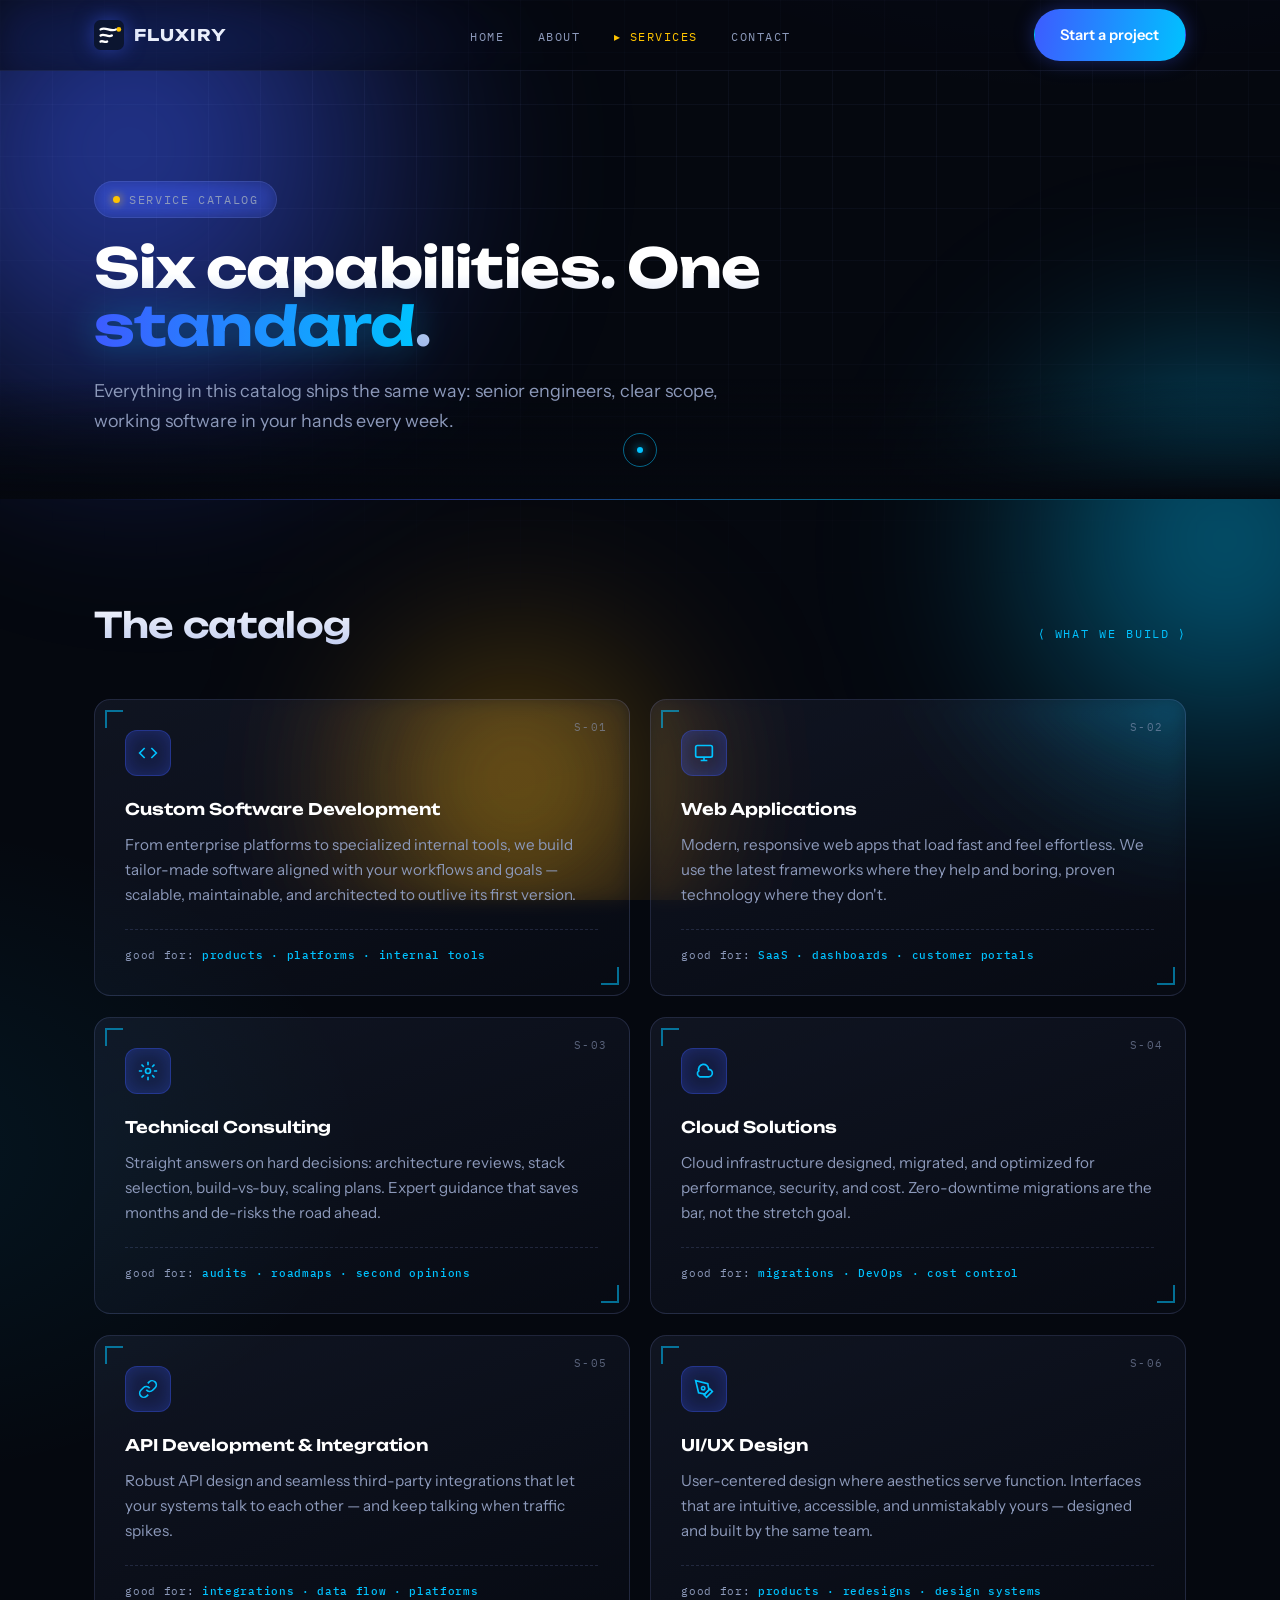
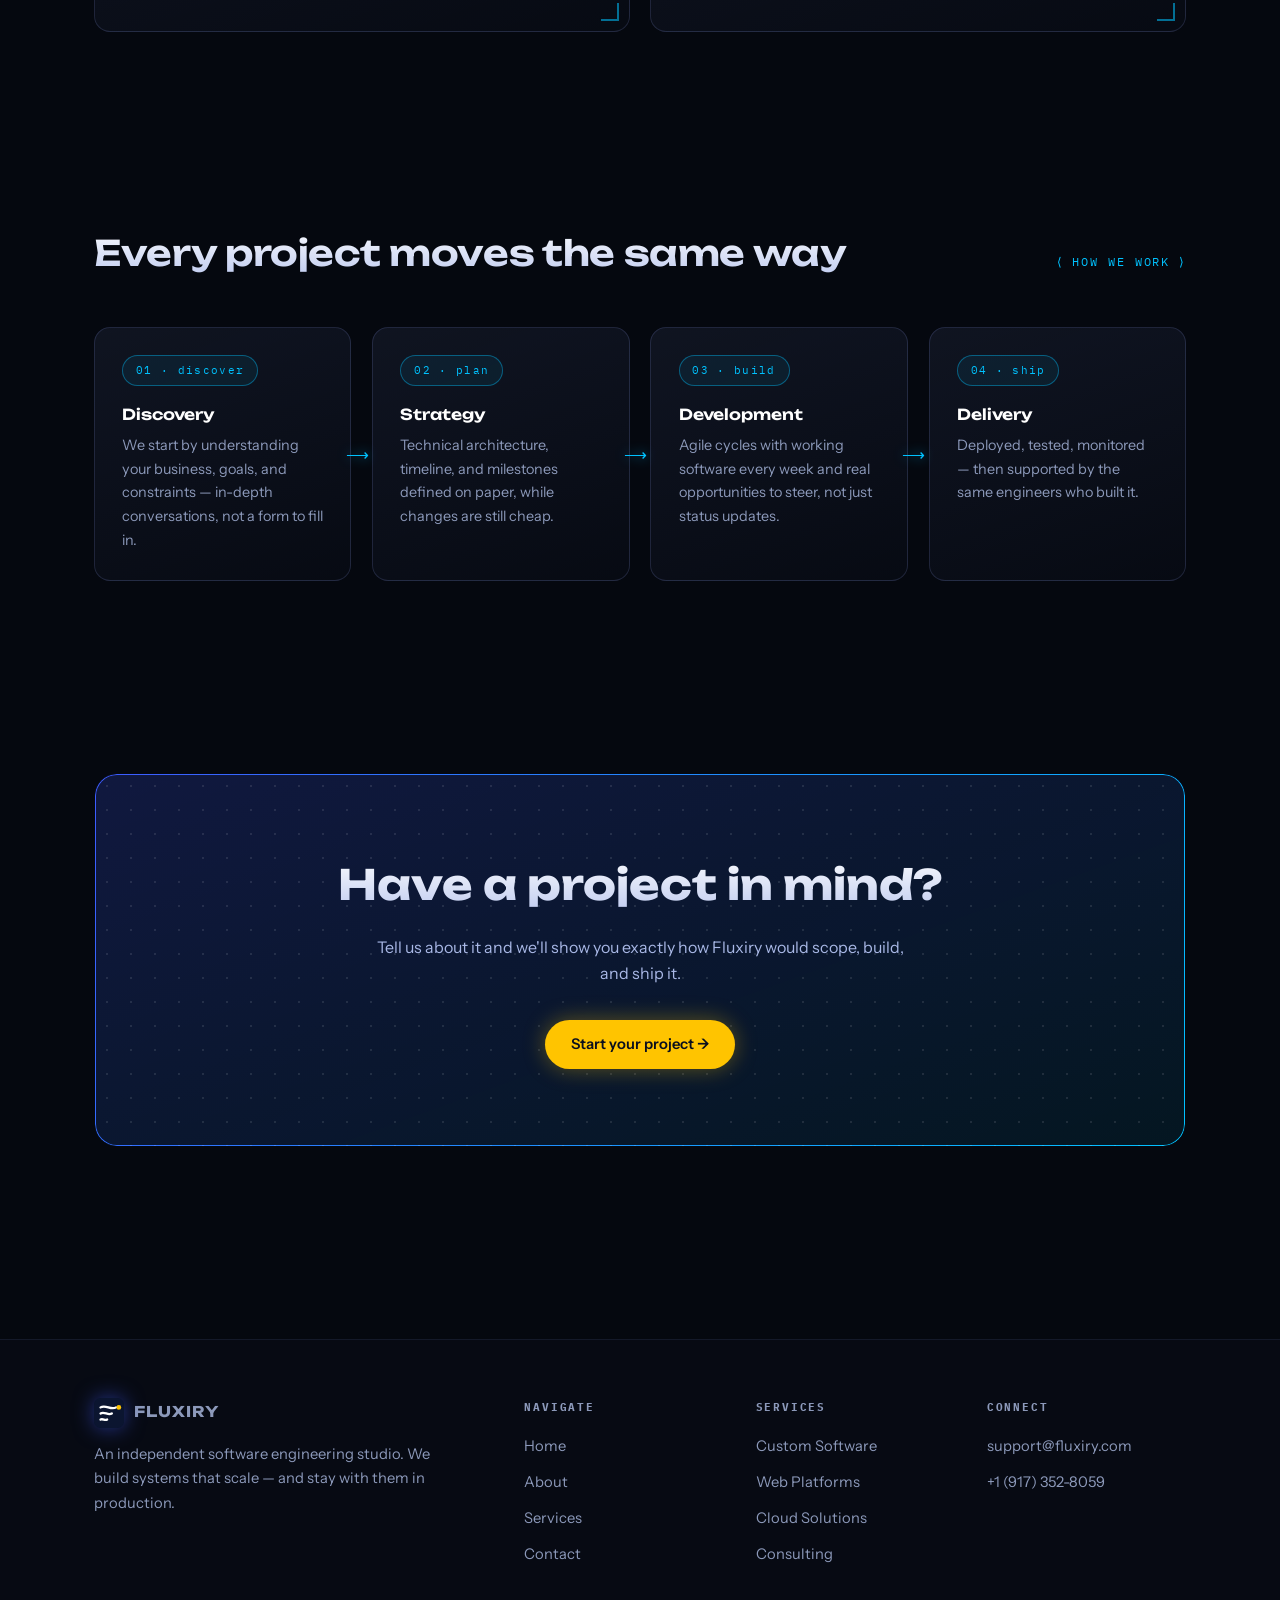
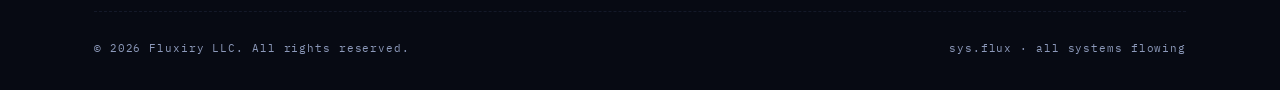
<file: services.html>
<!DOCTYPE html>
<html lang="en">
<head>
<meta charset="UTF-8">
<meta name="viewport" content="width=device-width, initial-scale=1.0">
<title>Services — Fluxiry LLC</title>
<meta name="description" content="Fluxiry's service catalog — custom software, web applications, consulting, cloud, APIs, and UI/UX design. Engineered end to end.">
<meta name="theme-color" content="#05080F">
<link rel="icon" href="favicon.svg" type="image/svg+xml">
<link rel="preconnect" href="https://fonts.googleapis.com">
<link rel="preconnect" href="https://fonts.gstatic.com" crossorigin>
<link href="https://fonts.googleapis.com/css2?family=Unbounded:wght@400;600;700&family=Instrument+Sans:ital,wght@0,400;0,500;0,600;1,400&family=IBM+Plex+Mono:wght@400;500&display=swap" rel="stylesheet">
<style>
:root{
  --void:#05080F;
  --panel:rgba(148,170,255,.045);
  --panel-strong:rgba(148,170,255,.08);
  --line:rgba(148,170,255,.16);
  --line-dim:rgba(148,170,255,.09);
  --ink:#E9EEFB;
  --dim:#8C99BA;
  --flux:#3D5BFF;
  --cyan:#00C2FF;
  --signal:#FFC400;
  --radius:16px;
  --display:'Unbounded', sans-serif;
  --body:'Instrument Sans', sans-serif;
  --mono:'IBM Plex Mono', monospace;
}
*{margin:0;padding:0;box-sizing:border-box}
html{scroll-behavior:smooth}
body{
  font-family:var(--body);
  background:
    radial-gradient(1100px 700px at 85% -10%, rgba(61,91,255,.16), transparent 60%),
    radial-gradient(900px 600px at -10% 35%, rgba(0,194,255,.08), transparent 55%),
    radial-gradient(800px 500px at 50% 110%, rgba(61,91,255,.10), transparent 60%),
    var(--void);
  color:var(--ink);
  line-height:1.65;
  overflow-x:hidden;
}
/* holographic grid overlay (sits above the ambient light layer) */
body::before{
  content:"";position:fixed;inset:0;pointer-events:none;z-index:1;
  background-image:
    linear-gradient(rgba(148,170,255,.05) 1px, transparent 1px),
    linear-gradient(90deg, rgba(148,170,255,.05) 1px, transparent 1px);
  background-size:52px 52px;
  -webkit-mask-image:radial-gradient(ellipse 90% 70% at 50% 0%, #000 30%, transparent 100%);
          mask-image:radial-gradient(ellipse 90% 70% at 50% 0%, #000 30%, transparent 100%);
}
main, header.site-head, footer.site{position:relative;z-index:1}
a{color:inherit;text-decoration:none}
a:focus-visible, button:focus-visible, input:focus-visible, textarea:focus-visible{
  outline:2px solid var(--cyan);outline-offset:3px;border-radius:4px;
}
::selection{background:var(--signal);color:#0A0F1E}
.wrap{max-width:1140px;margin:0 auto;padding:0 24px}

/* ---------- NAV ---------- */
header.site-head{
  position:sticky;top:0;z-index:60;
  background:rgba(5,8,15,.6);
  backdrop-filter:blur(16px) saturate(140%);
  -webkit-backdrop-filter:blur(16px) saturate(140%);
  border-bottom:1px solid var(--line-dim);
}
.nav{display:flex;align-items:center;justify-content:space-between;height:70px;gap:1rem}
.logo{font-family:var(--display);font-weight:700;font-size:1rem;letter-spacing:.06em;display:flex;align-items:center;gap:.65rem;color:var(--ink)}
.logo .mark{display:block;flex:none;filter:drop-shadow(0 0 10px rgba(61,91,255,.5))}
.logo .pkt{animation:pktpulse 2.4s ease-in-out infinite}
@keyframes pktpulse{0%,100%{opacity:1}50%{opacity:.35}}
nav ul{display:flex;gap:2.1rem;list-style:none;align-items:center}
nav ul a{font-family:var(--mono);font-size:.78rem;letter-spacing:.12em;text-transform:uppercase;color:var(--dim);transition:color .2s, text-shadow .2s;padding:.25rem 0}
nav ul a:hover{color:var(--ink);text-shadow:0 0 14px rgba(0,194,255,.6)}
nav ul a[aria-current="page"]{color:var(--signal)}
nav ul a[aria-current="page"]::before{content:"▸ ";color:var(--signal)}
.btn{
  display:inline-block;font-weight:600;font-size:.92rem;font-family:var(--body);
  padding:.78rem 1.6rem;border-radius:999px;cursor:pointer;position:relative;
  color:#fff;border:1px solid transparent;
  background:linear-gradient(var(--void),var(--void)) padding-box,
             linear-gradient(100deg,var(--flux),var(--cyan)) border-box;
  transition:transform .18s ease, box-shadow .25s ease;
}
.btn:hover{transform:translateY(-2px);box-shadow:0 0 24px rgba(61,91,255,.45), 0 0 60px rgba(0,194,255,.15)}
.btn.solid{
  background:linear-gradient(100deg,var(--flux),var(--cyan));
  box-shadow:0 0 20px rgba(61,91,255,.35);
}
.btn.solid:hover{box-shadow:0 0 32px rgba(61,91,255,.6), 0 0 80px rgba(0,194,255,.25)}
.btn.amber{background:var(--signal);color:#0A0F1E;border:none;box-shadow:0 0 22px rgba(255,196,0,.35)}
.btn.amber:hover{box-shadow:0 0 36px rgba(255,196,0,.6)}
.menu-toggle{display:none;background:none;border:none;font-family:var(--mono);font-size:.8rem;cursor:pointer;color:var(--ink)}

/* ---------- HERO ---------- */
.hero{position:relative;padding:110px 0 64px;overflow:hidden}
.hero.landing{min-height:88vh;display:flex;align-items:center}
#flux-canvas{position:absolute;inset:0;width:100%;height:100%;z-index:0}
.hero .wrap{position:relative;z-index:2}
.hero::after{ /* bottom fade into page */
  content:"";position:absolute;left:0;right:0;bottom:0;height:120px;z-index:1;pointer-events:none;
  background:linear-gradient(transparent, var(--void));
}
.boot{
  font-family:var(--mono);font-size:.78rem;letter-spacing:.1em;color:var(--cyan);
  min-height:1.4em;margin-bottom:1.1rem;text-transform:lowercase;
}
.boot .caret{display:inline-block;width:8px;height:1em;background:var(--cyan);vertical-align:-2px;margin-left:2px;animation:blink 1s steps(1) infinite}
@keyframes blink{50%{opacity:0}}
.eyebrow{
  display:inline-flex;align-items:center;gap:.6rem;
  font-family:var(--mono);font-size:.72rem;letter-spacing:.14em;text-transform:uppercase;
  color:var(--dim);
  border:1px solid var(--line);border-radius:999px;padding:.5rem 1.1rem;
  background:var(--panel);backdrop-filter:blur(8px);
}
.eyebrow .dot{width:7px;height:7px;border-radius:50%;background:var(--signal);box-shadow:0 0 10px var(--signal);animation:pktpulse 2s ease-in-out infinite}
h1{
  font-family:var(--display);font-weight:700;
  font-size:clamp(2.3rem, 5.8vw, 4.6rem);
  line-height:1.07;letter-spacing:-.01em;
  margin:1.3rem 0 1.3rem;max-width:16ch;
  background:linear-gradient(180deg,#FFFFFF 30%, #9DB2E8);
  -webkit-background-clip:text;background-clip:text;-webkit-text-fill-color:transparent;
}
.page-hero h1{font-size:clamp(1.9rem,4.6vw,3.4rem)}
h1 .flow{
  background:linear-gradient(90deg,var(--flux),var(--cyan),var(--flux));
  background-size:200% 100%;
  -webkit-background-clip:text;background-clip:text;-webkit-text-fill-color:transparent;
  animation:shimmer 5s linear infinite;
  filter:drop-shadow(0 0 18px rgba(0,194,255,.35));
}
@keyframes shimmer{to{background-position:200% 0}}
p.lede{max-width:56ch;font-size:1.12rem;color:var(--dim)}
.hero-cta{display:flex;gap:1rem;margin-top:2.2rem;flex-wrap:wrap}

/* telemetry strip */
.telemetry{
  display:flex;gap:2rem;flex-wrap:wrap;margin-top:3rem;
  font-family:var(--mono);font-size:.72rem;letter-spacing:.1em;text-transform:uppercase;color:var(--dim);
  border-top:1px solid var(--line-dim);padding-top:1.1rem;
}
.telemetry b{color:var(--cyan);font-weight:500}
.telemetry .ok{color:#37E08D}
.telemetry .amber{color:var(--signal)}

/* ---------- SECTIONS ---------- */
section{padding:96px 0;position:relative}
.sec-head{display:flex;align-items:baseline;justify-content:space-between;gap:1rem;flex-wrap:wrap;margin-bottom:2.8rem}
.sec-head h2{
  font-family:var(--display);font-weight:600;font-size:clamp(1.5rem,3vw,2.2rem);letter-spacing:-.01em;max-width:26ch;
  background:linear-gradient(180deg,#fff,#B9C6EE);-webkit-background-clip:text;background-clip:text;-webkit-text-fill-color:transparent;
}
.tag{font-family:var(--mono);font-size:.74rem;letter-spacing:.16em;text-transform:uppercase;color:var(--cyan)}
.tag::before{content:"⟨ "}.tag::after{content:" ⟩"}
.hr-glow{height:1px;border:none;background:linear-gradient(90deg,transparent,var(--flux),var(--cyan),transparent);opacity:.5;margin:0 auto;max-width:1140px}

/* ---------- HUD PANELS / MODULES ---------- */
.modules{display:grid;grid-template-columns:repeat(3,1fr);gap:1.3rem;perspective:1200px}
.modules.two-col{grid-template-columns:repeat(2,1fr)}
.module{
  position:relative;border-radius:var(--radius);padding:1.9rem;
  background:linear-gradient(160deg, var(--panel-strong), rgba(148,170,255,.02));
  border:1px solid var(--line);
  backdrop-filter:blur(10px);
  transition:transform .25s ease, border-color .25s, box-shadow .3s;
  transform-style:preserve-3d;will-change:transform;
}
.module:hover{border-color:rgba(0,194,255,.5);box-shadow:0 0 0 1px rgba(0,194,255,.2), 0 20px 50px rgba(0,0,0,.5), 0 0 40px rgba(61,91,255,.15)}
/* HUD corner brackets */
.module::before,.module::after{content:"";position:absolute;width:16px;height:16px;transition:all .25s}
.module::before{top:10px;left:10px;border-top:2px solid var(--cyan);border-left:2px solid var(--cyan);opacity:.55}
.module::after{bottom:10px;right:10px;border-bottom:2px solid var(--cyan);border-right:2px solid var(--cyan);opacity:.55}
.module:hover::before,.module:hover::after{width:24px;height:24px;opacity:1;filter:drop-shadow(0 0 6px var(--cyan))}
.module .port{
  width:46px;height:46px;border-radius:12px;display:grid;place-items:center;margin-bottom:1.2rem;
  background:rgba(61,91,255,.15);border:1px solid rgba(61,91,255,.4);color:var(--cyan);
  box-shadow:inset 0 0 18px rgba(61,91,255,.25);
}
.module:hover .port{color:var(--signal);border-color:rgba(255,196,0,.5);box-shadow:inset 0 0 18px rgba(255,196,0,.2), 0 0 14px rgba(255,196,0,.2)}
.module h3{font-family:var(--display);font-weight:600;font-size:1rem;margin-bottom:.6rem;color:#fff}
.module p{color:var(--dim);font-size:.95rem}
.module .io{
  margin-top:1.4rem;padding-top:1rem;border-top:1px dashed var(--line);
  font-family:var(--mono);font-size:.7rem;color:var(--dim);letter-spacing:.06em;
}
.module .io b{color:var(--cyan);font-weight:500}
.module .code{position:absolute;top:1.2rem;right:1.3rem;font-family:var(--mono);font-size:.68rem;letter-spacing:.14em;color:var(--dim);opacity:.6}
.module:hover .code{color:var(--signal);opacity:1;text-shadow:0 0 10px rgba(255,196,0,.5)}

/* ---------- PIPELINE ---------- */
.pipeline{position:relative;margin-top:1rem}
.pipeline::before{
  content:"";position:absolute;left:22px;top:10px;bottom:10px;width:2px;
  background:linear-gradient(var(--flux),var(--cyan));
  box-shadow:0 0 14px rgba(61,91,255,.6);
}
.stage{display:grid;grid-template-columns:46px 1fr;gap:1.5rem;padding:1.35rem 0;align-items:start}
.stage .node{
  width:46px;height:46px;border-radius:50%;
  background:var(--void);border:1px solid var(--cyan);
  display:grid;place-items:center;font-family:var(--mono);font-size:.78rem;color:var(--cyan);
  position:relative;z-index:1;box-shadow:0 0 16px rgba(0,194,255,.35), inset 0 0 12px rgba(0,194,255,.15);
  transition:all .25s;
}
.stage:hover .node{background:var(--signal);color:#0A0F1E;border-color:var(--signal);box-shadow:0 0 24px rgba(255,196,0,.6)}
.stage h3{font-family:var(--display);font-weight:600;font-size:1rem;margin-bottom:.25rem;color:#fff}
.stage p{color:var(--dim);max-width:64ch}
.stage .meta{font-family:var(--mono);font-size:.7rem;color:var(--cyan);letter-spacing:.14em;text-transform:uppercase}

/* ---------- STEPS (services) ---------- */
.steps{display:grid;grid-template-columns:repeat(4,1fr);gap:1.3rem}
.step{
  background:linear-gradient(160deg, var(--panel-strong), rgba(148,170,255,.02));
  border:1px solid var(--line);border-radius:var(--radius);padding:1.7rem;position:relative;
  backdrop-filter:blur(10px);transition:border-color .25s, box-shadow .25s, transform .25s;
}
.step:hover{border-color:rgba(0,194,255,.5);transform:translateY(-4px);box-shadow:0 16px 40px rgba(0,0,0,.45)}
.step::after{content:"⟶";position:absolute;right:-1.15rem;top:50%;transform:translateY(-50%);color:var(--cyan);font-size:1rem;z-index:1;text-shadow:0 0 12px rgba(0,194,255,.8)}
.step:last-child::after{content:none}
.step .num{
  font-family:var(--mono);font-size:.7rem;letter-spacing:.12em;color:var(--cyan);
  border:1px solid rgba(0,194,255,.4);border-radius:999px;padding:.32rem .8rem;display:inline-block;margin-bottom:1rem;
  background:rgba(0,194,255,.07);
}
.step:hover .num{color:var(--signal);border-color:rgba(255,196,0,.5);background:rgba(255,196,0,.08)}
.step h3{font-family:var(--display);font-weight:600;font-size:.95rem;margin-bottom:.45rem;color:#fff}
.step p{color:var(--dim);font-size:.9rem}

/* ---------- TICKER ---------- */
.ticker-zone{border-top:1px solid var(--line);border-bottom:1px solid var(--line);padding:1.15rem 0;overflow:hidden;background:rgba(148,170,255,.03);backdrop-filter:blur(6px)}
.ticker{display:flex;gap:3.2rem;width:max-content;animation:scroll 30s linear infinite}
.ticker-zone:hover .ticker{animation-play-state:paused}
@keyframes scroll{to{transform:translateX(-50%)}}
.ticker span{font-family:var(--mono);font-size:.88rem;letter-spacing:.08em;color:var(--dim);white-space:nowrap}
.ticker span::before{content:"◆";color:var(--signal);margin-right:3.2rem;text-shadow:0 0 10px rgba(255,196,0,.6)}

/* ---------- FACTS ---------- */
.facts{display:grid;grid-template-columns:repeat(4,1fr);gap:1.3rem}
.fact{
  border-left:2px solid var(--flux);padding:.4rem 0 .4rem 1.2rem;position:relative;
  box-shadow:-1px 0 0 rgba(61,91,255,.0);
}
.fact::before{content:"";position:absolute;left:-2px;top:0;height:100%;width:2px;background:linear-gradient(var(--flux),var(--cyan));box-shadow:0 0 12px rgba(61,91,255,.6)}
.fact b{font-family:var(--display);font-weight:600;font-size:1.02rem;display:block;margin-bottom:.3rem;color:#fff}
.fact span{color:var(--dim);font-size:.92rem}

/* ---------- NOTES ---------- */
.notes{display:grid;grid-template-columns:repeat(3,1fr);gap:1.3rem}
.note{
  background:linear-gradient(160deg, rgba(61,91,255,.12), rgba(61,91,255,.03));
  border:1px solid var(--line);border-radius:var(--radius);
  padding:1.9rem;display:flex;flex-direction:column;gap:1.4rem;position:relative;backdrop-filter:blur(10px);
  transition:border-color .25s, box-shadow .25s;
}
.note:hover{border-color:rgba(0,194,255,.45);box-shadow:0 16px 40px rgba(0,0,0,.45)}
.note::before{content:"";position:absolute;top:14px;left:14px;width:8px;height:8px;border-radius:50%;background:var(--signal);box-shadow:0 0 12px var(--signal)}
.note blockquote{font-size:.97rem;line-height:1.7;color:#C8D3F0;font-style:italic}
.note footer{font-family:var(--mono);font-size:.72rem;letter-spacing:.08em;color:var(--dim);text-transform:uppercase}
.note footer b{display:block;color:var(--signal);font-weight:500;margin-bottom:.15rem}

/* ---------- ABOUT ---------- */
.split{display:grid;grid-template-columns:1.2fr 1fr;gap:3rem;align-items:start}
.split h2{font-family:var(--display);font-weight:600;font-size:clamp(1.4rem,2.8vw,2rem);margin:0.8rem 0 1.2rem;letter-spacing:-.01em;color:#fff}
.split p{color:var(--dim);margin-bottom:1rem}
.spec{
  position:relative;border-radius:var(--radius);padding:1.9rem;
  background:linear-gradient(160deg, rgba(0,194,255,.08), rgba(61,91,255,.04));
  border:1px solid rgba(0,194,255,.3);
  font-family:var(--mono);font-size:.82rem;backdrop-filter:blur(10px);
  box-shadow:0 0 40px rgba(0,194,255,.08), inset 0 0 60px rgba(0,194,255,.04);
}
.spec::before,.spec::after{content:"";position:absolute;width:18px;height:18px}
.spec::before{top:10px;left:10px;border-top:2px solid var(--cyan);border-left:2px solid var(--cyan)}
.spec::after{bottom:10px;right:10px;border-bottom:2px solid var(--cyan);border-right:2px solid var(--cyan)}
.spec .spec-title{color:var(--signal);letter-spacing:.16em;text-transform:uppercase;font-size:.7rem;margin-bottom:1.3rem;display:flex;align-items:center;gap:.55rem}
.spec .spec-title::before{content:"";width:8px;height:8px;border-radius:50%;background:var(--signal);box-shadow:0 0 10px var(--signal)}
.spec dl{display:grid;grid-template-columns:auto 1fr;gap:.75rem 1.5rem}
.spec dt{color:var(--dim);text-transform:uppercase;letter-spacing:.08em;font-size:.7rem}
.spec dd{color:var(--ink)}

.values{display:grid;grid-template-columns:repeat(4,1fr);gap:1.3rem}
.value{
  background:linear-gradient(160deg, var(--panel-strong), rgba(148,170,255,.02));
  border:1px solid var(--line);border-radius:var(--radius);padding:1.6rem;
  backdrop-filter:blur(10px);transition:border-color .25s, transform .25s, box-shadow .25s;
}
.value:hover{border-color:rgba(0,194,255,.5);transform:translateY(-4px);box-shadow:0 16px 40px rgba(0,0,0,.45)}
.value .kw{font-family:var(--mono);font-size:.66rem;letter-spacing:.16em;text-transform:uppercase;color:var(--cyan);display:block;margin-bottom:.7rem}
.value h3{font-family:var(--display);font-weight:600;font-size:.98rem;margin-bottom:.5rem;color:#fff}
.value p{color:var(--dim);font-size:.9rem}

.team{display:grid;grid-template-columns:repeat(3,1fr);gap:1.3rem}
.person{
  background:linear-gradient(160deg, var(--panel-strong), rgba(148,170,255,.02));
  border:1px solid var(--line);border-radius:var(--radius);padding:1.9rem;
  backdrop-filter:blur(10px);transition:border-color .25s, transform .25s, box-shadow .25s;
}
.person:hover{border-color:rgba(0,194,255,.5);transform:translateY(-4px);box-shadow:0 16px 40px rgba(0,0,0,.45)}
.avatar{
  width:58px;height:58px;border-radius:50%;display:grid;place-items:center;margin-bottom:1.1rem;
  font-family:var(--display);font-weight:700;font-size:1.2rem;color:#fff;
  background:linear-gradient(135deg,var(--flux),var(--cyan));
  box-shadow:0 0 22px rgba(61,91,255,.5);
}
.person:hover .avatar{box-shadow:0 0 30px rgba(0,194,255,.7)}
.person h3{font-family:var(--display);font-weight:600;font-size:1rem;color:#fff}
.person .role{font-family:var(--mono);font-size:.7rem;letter-spacing:.12em;text-transform:uppercase;color:var(--cyan);display:block;margin:.3rem 0 .8rem}
.person p{color:var(--dim);font-size:.92rem}

/* ---------- CONTACT ---------- */
.contact-grid{display:grid;grid-template-columns:1fr 1.3fr;gap:3rem;align-items:start}
.channel{display:grid;grid-template-columns:46px 1fr;gap:1.15rem;padding:1.15rem 0;border-bottom:1px dashed var(--line-dim);align-items:start}
.channel:last-of-type{border-bottom:none}
.channel .port{
  width:46px;height:46px;border-radius:12px;display:grid;place-items:center;
  background:rgba(61,91,255,.15);border:1px solid rgba(61,91,255,.4);color:var(--cyan);
  box-shadow:inset 0 0 18px rgba(61,91,255,.25);
}
.channel h3{font-family:var(--mono);font-size:.68rem;letter-spacing:.14em;text-transform:uppercase;color:var(--dim);font-weight:500;margin-bottom:.2rem}
.channel p,.channel a{font-size:1rem;font-weight:500;color:var(--ink)}
.channel a:hover{color:var(--cyan);text-shadow:0 0 12px rgba(0,194,255,.6)}
.form-card{
  position:relative;border-radius:var(--radius);padding:2.1rem;
  background:linear-gradient(160deg, var(--panel-strong), rgba(148,170,255,.02));
  border:1px solid var(--line);backdrop-filter:blur(12px);
}
.form-card::before{content:"";position:absolute;top:10px;left:10px;width:18px;height:18px;border-top:2px solid var(--cyan);border-left:2px solid var(--cyan)}
.form-card::after{content:"";position:absolute;bottom:10px;right:10px;width:18px;height:18px;border-bottom:2px solid var(--cyan);border-right:2px solid var(--cyan)}
.form-badge{
  position:absolute;top:-0.85rem;left:1.5rem;
  background:var(--signal);color:#0A0F1E;font-family:var(--mono);font-size:.66rem;
  letter-spacing:.14em;text-transform:uppercase;padding:.3rem .8rem;border-radius:6px;
  box-shadow:0 0 18px rgba(255,196,0,.5);
}
.form-row{display:grid;grid-template-columns:1fr 1fr;gap:1rem}
.field{margin-bottom:1.15rem}
.field label{display:block;font-family:var(--mono);font-size:.66rem;letter-spacing:.14em;text-transform:uppercase;color:var(--dim);margin-bottom:.45rem}
.field input,.field textarea{
  width:100%;font-family:var(--body);font-size:.96rem;color:var(--ink);
  background:rgba(5,8,15,.6);border:1px solid var(--line);border-radius:10px;
  padding:.8rem .95rem;transition:border-color .2s, box-shadow .2s;
}
.field input:focus,.field textarea:focus{border-color:var(--cyan);outline:none;box-shadow:0 0 0 3px rgba(0,194,255,.15), 0 0 18px rgba(0,194,255,.15)}
.field textarea{resize:vertical;min-height:135px}
.form-note{font-family:var(--mono);font-size:.68rem;color:var(--dim);margin-top:1rem;letter-spacing:.06em}

/* ---------- CTA BAND ---------- */
.cta-band{
  position:relative;border-radius:22px;text-align:center;overflow:hidden;
  padding:clamp(2.6rem,6vw,4.8rem);
  background:linear-gradient(160deg, rgba(61,91,255,.2), rgba(0,194,255,.08));
  border:1px solid transparent;
  background-clip:padding-box;
}
.cta-band::before{
  content:"";position:absolute;inset:0;border-radius:22px;padding:1px;pointer-events:none;
  background:linear-gradient(120deg,var(--flux),var(--cyan),var(--signal),var(--flux));
  background-size:300% 300%;animation:borderflow 8s linear infinite;
  -webkit-mask:linear-gradient(#000 0 0) content-box, linear-gradient(#000 0 0);
  -webkit-mask-composite:xor;mask-composite:exclude;
}
@keyframes borderflow{to{background-position:300% 0}}
.cta-band::after{
  content:"";position:absolute;inset:0;pointer-events:none;
  background-image:radial-gradient(circle, rgba(255,255,255,.1) 1px, transparent 1px);
  background-size:24px 24px;
}
.cta-band h2{
  font-family:var(--display);font-weight:700;font-size:clamp(1.6rem,4vw,2.6rem);margin-bottom:.9rem;position:relative;z-index:1;
  background:linear-gradient(180deg,#fff,#B9C6EE);-webkit-background-clip:text;background-clip:text;-webkit-text-fill-color:transparent;
}
.cta-band p{color:#A9B8E6;max-width:48ch;margin:0 auto 2.1rem;position:relative;z-index:1}
.cta-band .btn{position:relative;z-index:1}

/* ---------- FOOTER ---------- */
footer.site{border-top:1px solid var(--line-dim);margin-top:96px;padding:3.6rem 0 2rem;background:rgba(148,170,255,.02)}
.foot-grid{display:grid;grid-template-columns:2fr 1fr 1fr 1fr;gap:2rem;margin-bottom:2.8rem}
.foot-grid h4{font-family:var(--mono);font-size:.7rem;letter-spacing:.16em;text-transform:uppercase;color:var(--dim);margin-bottom:1rem}
.foot-grid ul{list-style:none;display:flex;flex-direction:column;gap:.6rem}
.foot-grid a{font-size:.92rem;color:var(--dim);transition:color .2s, text-shadow .2s}
.foot-grid a:hover{color:var(--cyan);text-shadow:0 0 12px rgba(0,194,255,.5)}
.foot-grid p{color:var(--dim);font-size:.92rem;max-width:34ch;margin-top:.9rem}
.legal{display:flex;justify-content:space-between;gap:1rem;flex-wrap:wrap;padding-top:1.7rem;border-top:1px dashed var(--line-dim);font-family:var(--mono);font-size:.7rem;color:var(--dim);letter-spacing:.08em}

/* ---------- SCROLL PROGRESS BEAM ---------- */
.progress{
  position:fixed;top:0;left:0;right:0;height:3px;z-index:80;pointer-events:none;
  background:linear-gradient(90deg,var(--flux),var(--cyan),var(--signal));
  transform-origin:0 50%;transform:scaleX(0);
  box-shadow:0 0 14px rgba(0,194,255,.7);
}

/* ---------- AMBIENT LIGHT LAYER (behind everything) ---------- */
.ambient{
  position:fixed;inset:0;z-index:0;pointer-events:none;overflow:hidden;
  will-change:transform;
}
.orb{
  position:absolute;border-radius:50%;
  mix-blend-mode:screen;filter:blur(80px);
  will-change:transform;
}
.orb.o1{
  width:min(58vw,640px);height:min(58vw,640px);
  background:radial-gradient(circle at 40% 40%, rgba(61,91,255,.65), rgba(61,91,255,.18) 50%, transparent 72%);
  top:-12%;left:-10%;
  animation:drift1 30s ease-in-out infinite;
}
.orb.o2{
  width:min(48vw,520px);height:min(48vw,520px);
  background:radial-gradient(circle at 55% 45%, rgba(0,194,255,.55), rgba(0,194,255,.14) 50%, transparent 72%);
  top:34%;right:-14%;
  animation:drift2 38s ease-in-out infinite;
}
.orb.o3{
  width:min(40vw,420px);height:min(40vw,420px);
  background:radial-gradient(circle at 50% 50%, rgba(255,196,0,.38), rgba(255,140,0,.10) 50%, transparent 72%);
  bottom:-10%;left:24%;
  animation:drift3 44s ease-in-out infinite;
}
@keyframes drift1{
  0%,100%{transform:translate(0,0) scale(1)}
  33%{transform:translate(14vw,12vh) scale(1.18)}
  66%{transform:translate(4vw,22vh) scale(.92)}
}
@keyframes drift2{
  0%,100%{transform:translate(0,0) scale(1)}
  33%{transform:translate(-12vw,-14vh) scale(1.12)}
  66%{transform:translate(-18vw,6vh) scale(1.25)}
}
@keyframes drift3{
  0%,100%{transform:translate(0,0) scale(1)}
  33%{transform:translate(10vw,-16vh) scale(1.22)}
  66%{transform:translate(-8vw,-6vh) scale(.95)}
}
@media (prefers-reduced-motion: reduce){
  .orb{animation:none}
}

/* ---------- CARD GLARE (follows cursor) ---------- */
.glare{
  position:absolute;inset:0;border-radius:inherit;pointer-events:none;opacity:0;
  background:radial-gradient(300px circle at var(--mx,50%) var(--my,50%), rgba(0,194,255,.16), transparent 60%);
  transition:opacity .3s;
}
.module:hover .glare,.value:hover .glare,.person:hover .glare,.note:hover .glare,.step:hover .glare,.form-card:hover .glare{opacity:1}

/* ---------- ENTRANCE ORCHESTRATION ---------- */
body{animation:pagein .6s ease both}
@keyframes pagein{from{opacity:0}to{opacity:1}}
.hero .eyebrow,.hero h1,.hero p.lede,.hero .hero-cta,.hero .telemetry{animation:rise .85s cubic-bezier(.2,.7,.2,1) both}
.hero .eyebrow{animation-delay:.15s}
.hero h1{animation-delay:.3s}
.hero p.lede{animation-delay:.45s}
.hero .hero-cta{animation-delay:.6s}
.hero .telemetry{animation-delay:.8s}
@keyframes rise{from{opacity:0;transform:translateY(34px)}to{opacity:1;transform:none}}

/* ---------- LEVITATION (spec card, avatars) ---------- */
.spec{animation:levitate 7s ease-in-out infinite}
@keyframes levitate{0%,100%{transform:translateY(0) rotate(0deg)}50%{transform:translateY(-10px) rotate(.4deg)}}
.avatar{animation:avfloat 5s ease-in-out infinite}
@keyframes avfloat{0%,100%{transform:translateY(0)}50%{transform:translateY(-5px)}}
.person:nth-child(2) .avatar{animation-delay:1.2s}
.person:nth-child(3) .avatar{animation-delay:2.4s}

/* ---------- 3D scene hint ---------- */
.scene-hint{
  position:absolute;bottom:26px;left:50%;transform:translateX(-50%);z-index:2;
  font-family:var(--mono);font-size:.64rem;letter-spacing:.2em;text-transform:uppercase;color:var(--dim);
  display:flex;align-items:center;gap:.5rem;opacity:.7;animation:rise 1s 1.2s both;
}
.scene-hint::after{content:"";width:1px;height:26px;background:linear-gradient(var(--cyan),transparent);animation:dropline 1.8s ease-in-out infinite}
@keyframes dropline{0%{transform:scaleY(0);transform-origin:top}50%{transform:scaleY(1);transform-origin:top}51%{transform-origin:bottom}100%{transform:scaleY(0);transform-origin:bottom}}

/* ---------- CURSOR ---------- */
.cursor-dot,.cursor-ring{position:fixed;top:0;left:0;pointer-events:none;z-index:9999;border-radius:50%;mix-blend-mode:screen}
.cursor-dot{width:6px;height:6px;background:var(--cyan);box-shadow:0 0 10px var(--cyan)}
.cursor-ring{width:34px;height:34px;border:1px solid rgba(0,194,255,.5);transition:width .2s,height .2s,border-color .2s}
body.cursor-on, body.cursor-on a, body.cursor-on button{cursor:none}
@media (pointer:coarse){.cursor-dot,.cursor-ring{display:none}}

/* ---------- REVEALS ---------- */
.reveal{opacity:0;transform:translateY(22px);transition:opacity .7s ease, transform .7s ease}
.reveal.in{opacity:1;transform:none}

@media (prefers-reduced-motion: reduce){
  *,*::before,*::after{animation:none!important;transition:none!important}
  .reveal{opacity:1;transform:none}
  html{scroll-behavior:auto}
  .cursor-dot,.cursor-ring{display:none}
}

/* ---------- RESPONSIVE ---------- */
@media(max-width:920px){
  .modules,.modules.two-col,.notes,.team{grid-template-columns:1fr 1fr}
  .facts,.values{grid-template-columns:1fr 1fr}
  .steps{grid-template-columns:1fr 1fr}
  .step::after{content:none}
  .split,.contact-grid{grid-template-columns:1fr}
  .foot-grid{grid-template-columns:1fr 1fr}
}
@media(max-width:640px){
  nav ul{
    display:none;position:absolute;top:70px;left:0;right:0;
    background:rgba(5,8,15,.96);border-bottom:1px solid var(--line);
    flex-direction:column;padding:1.3rem 24px;gap:1.15rem;align-items:flex-start;backdrop-filter:blur(20px);
  }
  nav ul.open{display:flex}
  .menu-toggle{display:block}
  .nav > .btn{display:none}
  .modules,.modules.two-col,.notes,.team,.steps,.values,.facts{grid-template-columns:1fr}
  .form-row{grid-template-columns:1fr}
  section{padding:68px 0}
  .hero{padding-top:72px}
  .hero.landing{min-height:auto;padding:84px 0 56px}
  .telemetry{gap:1.1rem}
}
</style>
</head>
<body>
<div class="ambient" id="ambient" aria-hidden="true">
  <div class="orb o1"></div>
  <div class="orb o2"></div>
  <div class="orb o3"></div>
</div>
<header class="site-head">
  <div class="wrap nav">
    <a class="logo" href="index.html"><svg class="mark" width="30" height="30" viewBox="0 0 64 64" aria-hidden="true">
        <rect width="64" height="64" rx="14" fill="#0B1530"/>
        <g fill="none" stroke="#FFFFFF" stroke-width="5" stroke-linecap="round">
          <path d="M14 20 C 25 13, 36 27, 47 20"/>
          <path d="M14 33 C 22 28, 30 38, 38 33"/>
          <path d="M14 46 C 19 43, 23 49, 28 46"/>
        </g>
        <circle class="pkt" cx="53" cy="20" r="5" fill="#FFC400"/>
      </svg>FLUXIRY</a>
    <nav aria-label="Main">
      <ul id="menu">
        <li><a href="index.html">Home</a></li>
        <li><a href="about.html">About</a></li>
        <li><a href="services.html" aria-current="page">Services</a></li>
        <li><a href="contact.html">Contact</a></li>
      </ul>
    </nav>
    <a class="btn solid" href="contact.html">Start a project</a>
    <button class="menu-toggle" id="menuBtn" aria-expanded="false" aria-controls="menu">[ menu ]</button>
  </div>
</header>
<main>
  <section class="hero page-hero">
    <div class="wrap">
      <span class="eyebrow"><span class="dot" aria-hidden="true"></span>Service catalog</span>
      <h1>Six capabilities. One <span class="flow">standard</span>.</h1>
      <p class="lede">Everything in this catalog ships the same way: senior engineers, clear scope, working software in your hands every week.</p>
    </div>
  </section>

  <hr class="hr-glow">

  <section>
    <div class="wrap">
      <div class="sec-head reveal">
        <h2>The catalog</h2>
        <span class="tag">what we build</span>
      </div>
      <div class="modules two-col">
        <article class="module reveal">
          <span class="code">S-01</span>
          <div class="port" aria-hidden="true">
            <svg width="20" height="20" viewBox="0 0 24 24" fill="none" stroke="currentColor" stroke-width="2"><path d="M16 18l6-6-6-6M8 6l-6 6 6 6"/></svg>
          </div>
          <h3>Custom Software Development</h3>
          <p>From enterprise platforms to specialized internal tools, we build tailor-made software aligned with your workflows and goals — scalable, maintainable, and architected to outlive its first version.</p>
          <p class="io">good for: <b>products · platforms · internal tools</b></p>
        </article>
        <article class="module reveal">
          <span class="code">S-02</span>
          <div class="port" aria-hidden="true">
            <svg width="20" height="20" viewBox="0 0 24 24" fill="none" stroke="currentColor" stroke-width="2"><rect x="2" y="3" width="20" height="14" rx="2"/><path d="M8 21h8M12 17v4"/></svg>
          </div>
          <h3>Web Applications</h3>
          <p>Modern, responsive web apps that load fast and feel effortless. We use the latest frameworks where they help and boring, proven technology where they don't.</p>
          <p class="io">good for: <b>SaaS · dashboards · customer portals</b></p>
        </article>
        <article class="module reveal">
          <span class="code">S-03</span>
          <div class="port" aria-hidden="true">
            <svg width="20" height="20" viewBox="0 0 24 24" fill="none" stroke="currentColor" stroke-width="2"><circle cx="12" cy="12" r="3"/><path d="M12 1v4M12 19v4M4.2 4.2l2.8 2.8M17 17l2.8 2.8M1 12h4M19 12h4M4.2 19.8L7 17M17 7l2.8-2.8"/></svg>
          </div>
          <h3>Technical Consulting</h3>
          <p>Straight answers on hard decisions: architecture reviews, stack selection, build-vs-buy, scaling plans. Expert guidance that saves months and de-risks the road ahead.</p>
          <p class="io">good for: <b>audits · roadmaps · second opinions</b></p>
        </article>
        <article class="module reveal">
          <span class="code">S-04</span>
          <div class="port" aria-hidden="true">
            <svg width="20" height="20" viewBox="0 0 24 24" fill="none" stroke="currentColor" stroke-width="2"><path d="M17.5 19a4.5 4.5 0 100-9 6 6 0 10-11.7 1.9A4 4 0 007 19h10.5z"/></svg>
          </div>
          <h3>Cloud Solutions</h3>
          <p>Cloud infrastructure designed, migrated, and optimized for performance, security, and cost. Zero-downtime migrations are the bar, not the stretch goal.</p>
          <p class="io">good for: <b>migrations · DevOps · cost control</b></p>
        </article>
        <article class="module reveal">
          <span class="code">S-05</span>
          <div class="port" aria-hidden="true">
            <svg width="20" height="20" viewBox="0 0 24 24" fill="none" stroke="currentColor" stroke-width="2"><path d="M10 13a5 5 0 007.54.54l3-3a5 5 0 00-7.07-7.07l-1.72 1.71"/><path d="M14 11a5 5 0 00-7.54-.54l-3 3a5 5 0 007.07 7.07l1.71-1.71"/></svg>
          </div>
          <h3>API Development & Integration</h3>
          <p>Robust API design and seamless third-party integrations that let your systems talk to each other — and keep talking when traffic spikes.</p>
          <p class="io">good for: <b>integrations · data flow · platforms</b></p>
        </article>
        <article class="module reveal">
          <span class="code">S-06</span>
          <div class="port" aria-hidden="true">
            <svg width="20" height="20" viewBox="0 0 24 24" fill="none" stroke="currentColor" stroke-width="2"><path d="M12 19l7-7 3 3-7 7-3-3z"/><path d="M18 13l-1.5-7.5L2 2l3.5 14.5L13 18l5-5z"/><circle cx="11" cy="11" r="2"/></svg>
          </div>
          <h3>UI/UX Design</h3>
          <p>User-centered design where aesthetics serve function. Interfaces that are intuitive, accessible, and unmistakably yours — designed and built by the same team.</p>
          <p class="io">good for: <b>products · redesigns · design systems</b></p>
        </article>
      </div>
    </div>
  </section>

  <section>
    <div class="wrap">
      <div class="sec-head reveal">
        <h2>Every project moves the same way</h2>
        <span class="tag">how we work</span>
      </div>
      <div class="steps">
        <article class="step reveal">
          <span class="num">01 · discover</span>
          <h3>Discovery</h3>
          <p>We start by understanding your business, goals, and constraints — in-depth conversations, not a form to fill in.</p>
        </article>
        <article class="step reveal">
          <span class="num">02 · plan</span>
          <h3>Strategy</h3>
          <p>Technical architecture, timeline, and milestones defined on paper, while changes are still cheap.</p>
        </article>
        <article class="step reveal">
          <span class="num">03 · build</span>
          <h3>Development</h3>
          <p>Agile cycles with working software every week and real opportunities to steer, not just status updates.</p>
        </article>
        <article class="step reveal">
          <span class="num">04 · ship</span>
          <h3>Delivery</h3>
          <p>Deployed, tested, monitored — then supported by the same engineers who built it.</p>
        </article>
      </div>
    </div>
  </section>

  <section>
    <div class="wrap">
      <div class="cta-band reveal">
        <h2>Have a project in mind?</h2>
        <p>Tell us about it and we'll show you exactly how Fluxiry would scope, build, and ship it.</p>
        <a class="btn amber" href="contact.html">Start your project →</a>
      </div>
    </div>
  </section>
</main>
<footer class="site">
  <div class="wrap">
    <div class="foot-grid">
      <div>
        <a class="logo" href="index.html"><svg class="mark" width="30" height="30" viewBox="0 0 64 64" aria-hidden="true">
        <rect width="64" height="64" rx="14" fill="#0B1530"/>
        <g fill="none" stroke="#FFFFFF" stroke-width="5" stroke-linecap="round">
          <path d="M14 20 C 25 13, 36 27, 47 20"/>
          <path d="M14 33 C 22 28, 30 38, 38 33"/>
          <path d="M14 46 C 19 43, 23 49, 28 46"/>
        </g>
        <circle class="pkt" cx="53" cy="20" r="5" fill="#FFC400"/>
      </svg>FLUXIRY</a>
        <p>An independent software engineering studio. We build systems that scale — and stay with them in production.</p>
      </div>
      <div>
        <h4>Navigate</h4>
        <ul>
          <li><a href="index.html">Home</a></li>
          <li><a href="about.html">About</a></li>
          <li><a href="services.html">Services</a></li>
          <li><a href="contact.html">Contact</a></li>
        </ul>
      </div>
      <div>
        <h4>Services</h4>
        <ul>
          <li><a href="services.html">Custom Software</a></li>
          <li><a href="services.html">Web Platforms</a></li>
          <li><a href="services.html">Cloud Solutions</a></li>
          <li><a href="services.html">Consulting</a></li>
        </ul>
      </div>
      <div>
        <h4>Connect</h4>
        <ul>
          <li><a href="mailto:support@fluxiry.com">support@fluxiry.com</a></li>
          <li><a href="tel:+19173528059">+1 (917) 352-8059</a></li>
        </ul>
      </div>
    </div>
    <div class="legal">
      <span>© 2026 Fluxiry LLC. All rights reserved.</span>
      <span>sys.flux · all systems flowing</span>
    </div>
  </div>
</footer>
<script>
(function(){
  // mobile menu
  var btn = document.getElementById('menuBtn'), menu = document.getElementById('menu');
  if(btn && menu){
    btn.addEventListener('click', function(){
      var open = menu.classList.toggle('open');
      btn.setAttribute('aria-expanded', open);
      btn.textContent = open ? '[ close ]' : '[ menu ]';
    });
  }

  var reduced = window.matchMedia('(prefers-reduced-motion: reduce)').matches;
  var fine = window.matchMedia('(pointer: fine)').matches;

  // scroll progress beam
  var bar = document.createElement('div'); bar.className = 'progress';
  document.body.appendChild(bar);
  var onScroll = function(){
    var max = document.documentElement.scrollHeight - innerHeight;
    bar.style.transform = 'scaleX(' + (max > 0 ? scrollY / max : 0) + ')';
  };
  addEventListener('scroll', onScroll, {passive:true}); onScroll();

  // ambient light layer: depth parallax (mouse + scroll)
  var amb = document.getElementById('ambient');
  if(amb && !reduced){
    var ax = 0, ay = 0, tx = 0, ty = 0;
    if(fine){
      addEventListener('mousemove', function(e){
        tx = (e.clientX / innerWidth - .5) * 46;
        ty = (e.clientY / innerHeight - .5) * 34;
      });
    }
    (function ambLoop(){
      ax += (tx - ax) * .03; ay += (ty - ay) * .03;
      var sy = Math.min(scrollY * .06, 80);
      amb.style.transform = 'translate(' + (-ax) + 'px,' + (-ay - sy) + 'px)';
      requestAnimationFrame(ambLoop);
    })();
  }

  // staggered scroll reveals
  var groups = new Map();
  document.querySelectorAll('.reveal').forEach(function(el){
    var k = el.parentElement;
    var n = groups.get(k) || 0; groups.set(k, n + 1);
    el.style.transitionDelay = Math.min(n * 90, 450) + 'ms';
  });
  var io = new IntersectionObserver(function(es){
    es.forEach(function(e){ if(e.isIntersecting){ e.target.classList.add('in'); io.unobserve(e.target); } });
  }, {threshold:.12});
  document.querySelectorAll('.reveal').forEach(function(el){ io.observe(el); });

  // live UTC clock
  var clock = document.getElementById('utc');
  if(clock){
    var tick = function(){
      var d = new Date();
      clock.textContent = d.toISOString().slice(11,19) + ' UTC';
    };
    tick(); setInterval(tick, 1000);
  }

  // cursor-tracking glare on panels
  document.querySelectorAll('.module,.value,.person,.note,.step,.form-card').forEach(function(card){
    var g = document.createElement('span'); g.className = 'glare'; g.setAttribute('aria-hidden','true');
    card.appendChild(g);
    if(fine){
      card.addEventListener('mousemove', function(e){
        var r = card.getBoundingClientRect();
        g.style.setProperty('--mx', (e.clientX - r.left) + 'px');
        g.style.setProperty('--my', (e.clientY - r.top) + 'px');
      });
    }
  });

  // magnetic buttons
  if(fine && !reduced){
    document.querySelectorAll('.btn').forEach(function(b){
      b.addEventListener('mousemove', function(e){
        var r = b.getBoundingClientRect();
        var x = (e.clientX - r.left - r.width/2) / r.width;
        var y = (e.clientY - r.top - r.height/2) / r.height;
        b.style.transform = 'translate(' + (x*10) + 'px,' + (y*8 - 2) + 'px)';
      });
      b.addEventListener('mouseleave', function(){ b.style.transform = ''; });
    });
  }

  // hero parallax on scroll
  if(!reduced){
    var heroWrap = document.querySelector('.hero.landing .wrap');
    if(heroWrap){
      addEventListener('scroll', function(){
        var y = Math.min(scrollY, 700);
        heroWrap.style.transform = 'translateY(' + (y * .22) + 'px)';
        heroWrap.style.opacity = 1 - y / 900;
      }, {passive:true});
    }
  }

  // custom cursor (desktop, motion allowed)
  if(fine && !reduced){
    var dot = document.createElement('div'); dot.className = 'cursor-dot';
    var ring = document.createElement('div'); ring.className = 'cursor-ring';
    document.body.appendChild(dot); document.body.appendChild(ring);
    document.body.classList.add('cursor-on');
    var mx = innerWidth/2, my = innerHeight/2, rx = mx, ry = my;
    addEventListener('mousemove', function(e){ mx = e.clientX; my = e.clientY; });
    (function loop(){
      rx += (mx - rx) * .16; ry += (my - ry) * .16;
      dot.style.transform = 'translate(' + (mx-3) + 'px,' + (my-3) + 'px)';
      ring.style.transform = 'translate(' + (rx-17) + 'px,' + (ry-17) + 'px)';
      requestAnimationFrame(loop);
    })();
    document.querySelectorAll('a, button, input, textarea').forEach(function(el){
      el.addEventListener('mouseenter', function(){ ring.style.width='52px'; ring.style.height='52px'; ring.style.borderColor='rgba(255,196,0,.7)'; });
      el.addEventListener('mouseleave', function(){ ring.style.width='34px'; ring.style.height='34px'; ring.style.borderColor='rgba(0,194,255,.5)'; });
    });
  }

  // 3D tilt on HUD panels
  if(fine && !reduced){
    document.querySelectorAll('.module').forEach(function(card){
      card.addEventListener('mousemove', function(e){
        var r = card.getBoundingClientRect();
        var x = (e.clientX - r.left)/r.width - .5;
        var y = (e.clientY - r.top)/r.height - .5;
        card.style.transform = 'rotateY(' + (x*7) + 'deg) rotateX(' + (-y*7) + 'deg) translateY(-4px)';
      });
      card.addEventListener('mouseleave', function(){ card.style.transform = ''; });
    });
  }
})();
</script>
</body>
</html>
</file>
